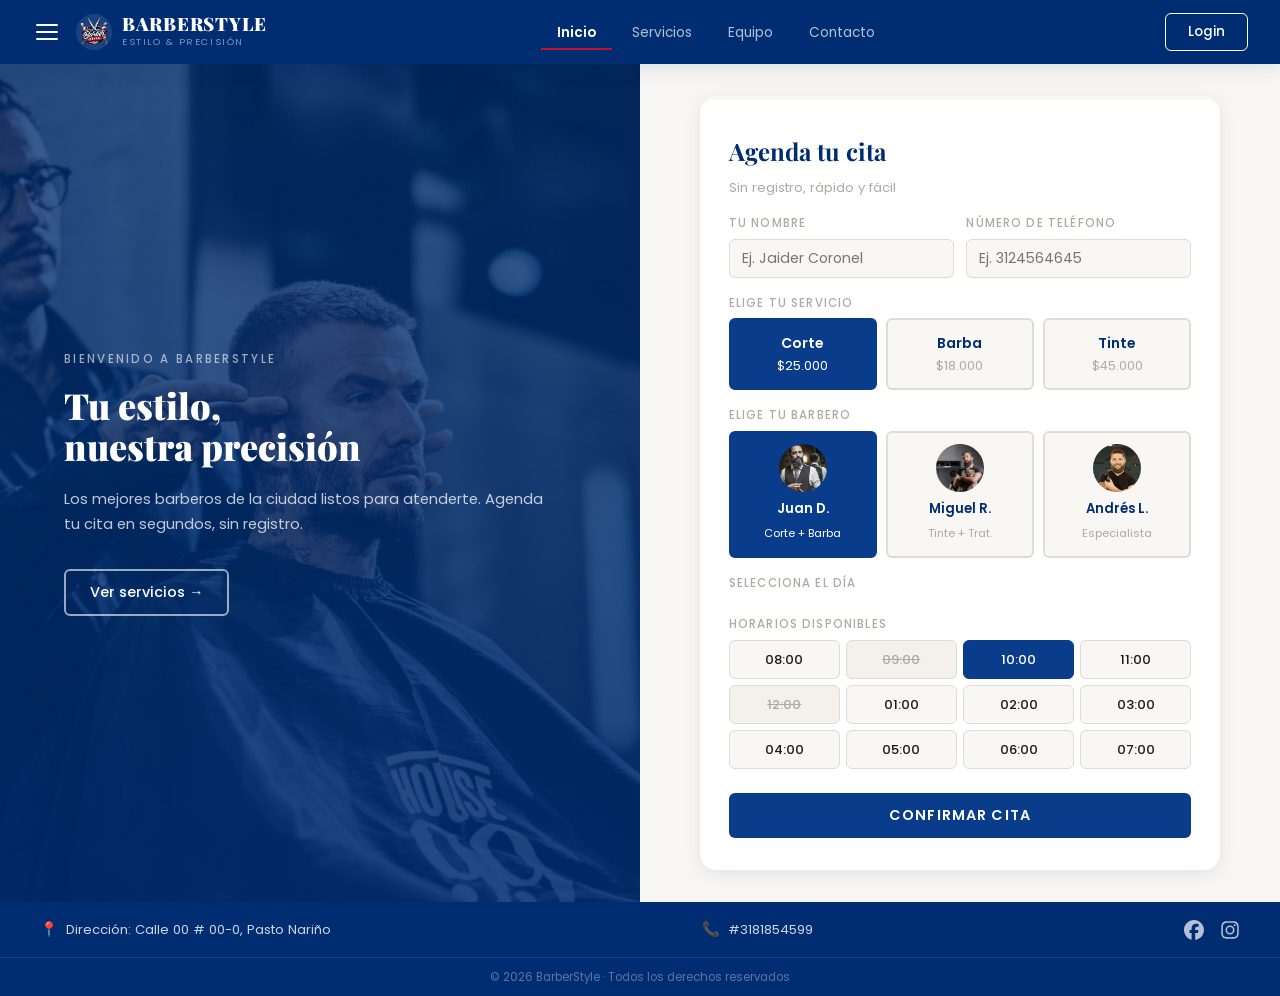
<file: index.html>
<!DOCTYPE html>
<html lang="es">

<head>
  <meta charset="UTF-8">
  <meta name="viewport" content="width=device-width, initial-scale=1.0">
  <title>BarberStyle – Inicio</title>
  <link rel="preconnect" href="https://fonts.googleapis.com">
  <link
    href="https://fonts.googleapis.com/css2?family=Playfair+Display:wght@700;900&family=Poppins:wght@300;400;500&display=swap"
    rel="stylesheet">
  <link rel="stylesheet" href="assets/css/variables.css">
  <link rel="stylesheet" href="assets/css/styles.css">
  <link rel="stylesheet" href="assets/css/inicio.css">
</head>

<body>

  <!-- ══════════════════════ NAVBAR ══════════════════════ -->
  <nav class="navbar">

    <div class="navbar__left">
      <button class="navbar__hamburger" aria-label="Menú">
        <span></span>
        <span></span>
        <span></span>
      </button>
      <div class="navbar__logo">
        <div class="navbar__logo-img">
          <img src="assets/img/logo/logo.png" alt="BarberStyle">
        </div>
        <div class="navbar__texts">
          <span class="navbar__brand">BARBERSTYLE</span>
          <span class="navbar__tagline">Estilo & Precisión</span>
        </div>
      </div>
    </div>

    <ul class="navbar__links">
      <li><a href="index.html" class="navbar__link navbar__link--active">Inicio</a></li>
      <li><a href="servicios.html" class="navbar__link">Servicios</a></li>
      <li><a href="equipo.html" class="navbar__link">Equipo</a></li>
      <li><a href="nosotros.html" class="navbar__link">Contacto</a></li>
    </ul>

    <a href="agendar.html" class="navbar__btn">Login</a>

  </nav>

  <!-- ══════════ CONTENIDO DE LA PÁGINA ══════════ -->
  <main class="main-grid">

    <!-- HERO -->
    <section class="hero">
      <div class="hero__overlay"></div>
      <div class="hero__content">
        <p class="hero__label">Bienvenido a BarberStyle</p>
        <h1 class="hero__title">Tu estilo,<br>nuestra precisión</h1>
        <p class="hero__desc">
          Los mejores barberos de la ciudad listos para atenderte.
          Agenda tu cita en segundos, sin registro.
        </p>
        <a href="servicios.html" class="btn btn--outline-white">Ver servicios →</a>
      </div>
    </section>

    <!-- FORMULARIO -->
    <section class="reserva">
      <div class="reserva__card">

        <h2 class="reserva__title">Agenda tu cita</h2>
        <p class="reserva__sub">Sin registro, rápido y fácil</p>

        <!-- Nombre y teléfono -->
        <div class="reserva__row">
          <div class="reserva__field">
            <label class="reserva__label">Tu nombre</label>
            <input class="reserva__input" type="text" placeholder="Ej. Jaider Coronel">
          </div>
          <div class="reserva__field">
            <label class="reserva__label">Número de teléfono</label>
            <input class="reserva__input" type="tel" placeholder="Ej. 3124564645">
          </div>
        </div>

        <!-- Servicio -->
        <div class="reserva__field">
          <label class="reserva__label">Elige tu servicio</label>
          <div class="reserva__services">
            <div class="svc-pill svc-pill--active" data-svc="corte">
              <span class="svc-pill__name">Corte</span>
              <span class="svc-pill__price">$25.000</span>
            </div>
            <div class="svc-pill" data-svc="barba">
              <span class="svc-pill__name">Barba</span>
              <span class="svc-pill__price">$18.000</span>
            </div>
            <div class="svc-pill" data-svc="tinte">
              <span class="svc-pill__name">Tinte</span>
              <span class="svc-pill__price">$45.000</span>
            </div>
          </div>
        </div>

        <!-- Barbero -->
        <div class="reserva__field">
          <label class="reserva__label">Elige tu barbero</label>
          <div class="reserva__barbers">

            <div class="barber-card barber-card--active" data-barber="juan">
              <div class="barber-card__img">
                <img src="assets/img/equipo/juan.png" alt="barbero1">
                <span></span>
              </div>
              <p class="barber-card__name">Juan D.</p>
              <span class="barber-card__tag">Corte + Barba</span>
            </div>

            <div class="barber-card" data-barber="miguel">
              <div class="barber-card__img">
                <img src="assets/img/equipo/miguel.png" alt="barbero2">
                <span></span>
              </div>
              <p class="barber-card__name">Miguel R.</p>
              <span class="barber-card__tag">Tinte + Trat.</span>
            </div>

            <div class="barber-card" data-barber="andres">
              <div class="barber-card__img">
                <img src="assets/img/equipo/andres.png" alt="barbero3">
                <span></span>
              </div>
              <p class="barber-card__name">Andrés L.</p>
              <span class="barber-card__tag">Especialista</span>
            </div>

          </div>
        </div>

        <!-- Día -->
        <div class="reserva__field">
          <label class="reserva__label">Selecciona el día</label>
          <div class="reserva__days" id="days-container"></div>
        </div>

        <!-- Horarios -->
        <div class="reserva__field">
          <label class="reserva__label">Horarios disponibles</label>
          <div class="reserva__slots">
            <div class="slot">08:00</div>
            <div class="slot slot--taken">09:00</div>
            <div class="slot slot--selected">10:00</div>
            <div class="slot">11:00</div>
            <div class="slot slot--taken">12:00</div>
            <div class="slot">01:00</div>
            <div class="slot">02:00</div>
            <div class="slot">03:00</div>
            <div class="slot">04:00</div>
            <div class="slot">05:00</div>
            <div class="slot">06:00</div>
            <div class="slot">07:00</div>
          </div>
        </div>

        <button class="reserva__btn">CONFIRMAR CITA</button>

      </div>
    </section>


  </main>

  <!-- ══════════════════════ FOOTER ══════════════════════ -->
  <footer class="footer">
    <div class="footer__grid">

      <div class="footer__col">
        <span class="footer__icon">📍</span>
        <span class="footer__text">Dirección: Calle 00 # 00-0, Pasto Nariño</span>
      </div>

      <div class="footer__col footer__col--center">
        <span class="footer__icon">📞</span>
        <span class="footer__text">#3181854599</span>
      </div>

      <div class="footer__col footer__col--right">
        <a href="#" class="footer__social" aria-label="Facebook">
          <svg xmlns="http://www.w3.org/2000/svg" width="20" height="20" fill="currentColor" viewBox="0 0 512 512">
            <path
              d="M512 256C512 114.6 397.4 0 256 0S0 114.6 0 256C0 376 82.7 476.8 194.2 504.5l0-170.3-52.8 0 0-78.2 52.8 0 0-33.7c0-87.1 39.4-127.5 125-127.5 16.2 0 44.2 3.2 55.7 6.4l0 70.8c-6-.6-16.5-1-29.6-1-42 0-58.2 15.9-58.2 57.2l0 27.8 83.6 0-14.4 78.2-69.3 0 0 175.9C413.8 494.8 512 386.9 512 256z" />
          </svg>
        </a>
        <a href="#" class="footer__social" aria-label="Instagram">
          <svg xmlns="http://www.w3.org/2000/svg" width="20" height="20" fill="currentColor" viewBox="0 0 448 512">
            <path
              d="M224.3 141a115 115 0 1 0 -.6 230 115 115 0 1 0 .6-230zm-.6 40.4a74.6 74.6 0 1 1 .6 149.2 74.6 74.6 0 1 1 -.6-149.2zm93.4-45.1a26.8 26.8 0 1 1 53.6 0 26.8 26.8 0 1 1 -53.6 0zm129.7 27.2c-1.7-35.9-9.9-67.7-36.2-93.9-26.2-26.2-58-34.4-93.9-36.2-37-2.1-147.9-2.1-184.9 0-35.8 1.7-67.6 9.9-93.9 36.1s-34.4 58-36.2 93.9c-2.1 37-2.1 147.9 0 184.9 1.7 35.9 9.9 67.7 36.2 93.9s58 34.4 93.9 36.2c37 2.1 147.9 2.1 184.9 0 35.9-1.7 67.7-9.9 93.9-36.2 26.2-26.2 34.4-58 36.2-93.9 2.1-37 2.1-147.8 0-184.8zM399 388c-7.8 19.6-22.9 34.7-42.6 42.6-29.5 11.7-99.5 9-132.1 9s-102.7 2.6-132.1-9c-19.6-7.8-34.7-22.9-42.6-42.6-11.7-29.5-9-99.5-9-132.1s-2.6-102.7 9-132.1c7.8-19.6 22.9-34.7 42.6-42.6 29.5-11.7 99.5-9 132.1-9s102.7-2.6 132.1 9c19.6 7.8 34.7 22.9 42.6 42.6 11.7 29.5 9 99.5 9 132.1s2.7 102.7-9 132.1z" />
          </svg>
        </a>
      </div>

    </div>

    <div class="footer__bottom">
      © 2026 BarberStyle · Todos los derechos reservados
    </div>
  </footer>

  <script src="assets/js/main.js"></script>
</body>

</html>
</file>
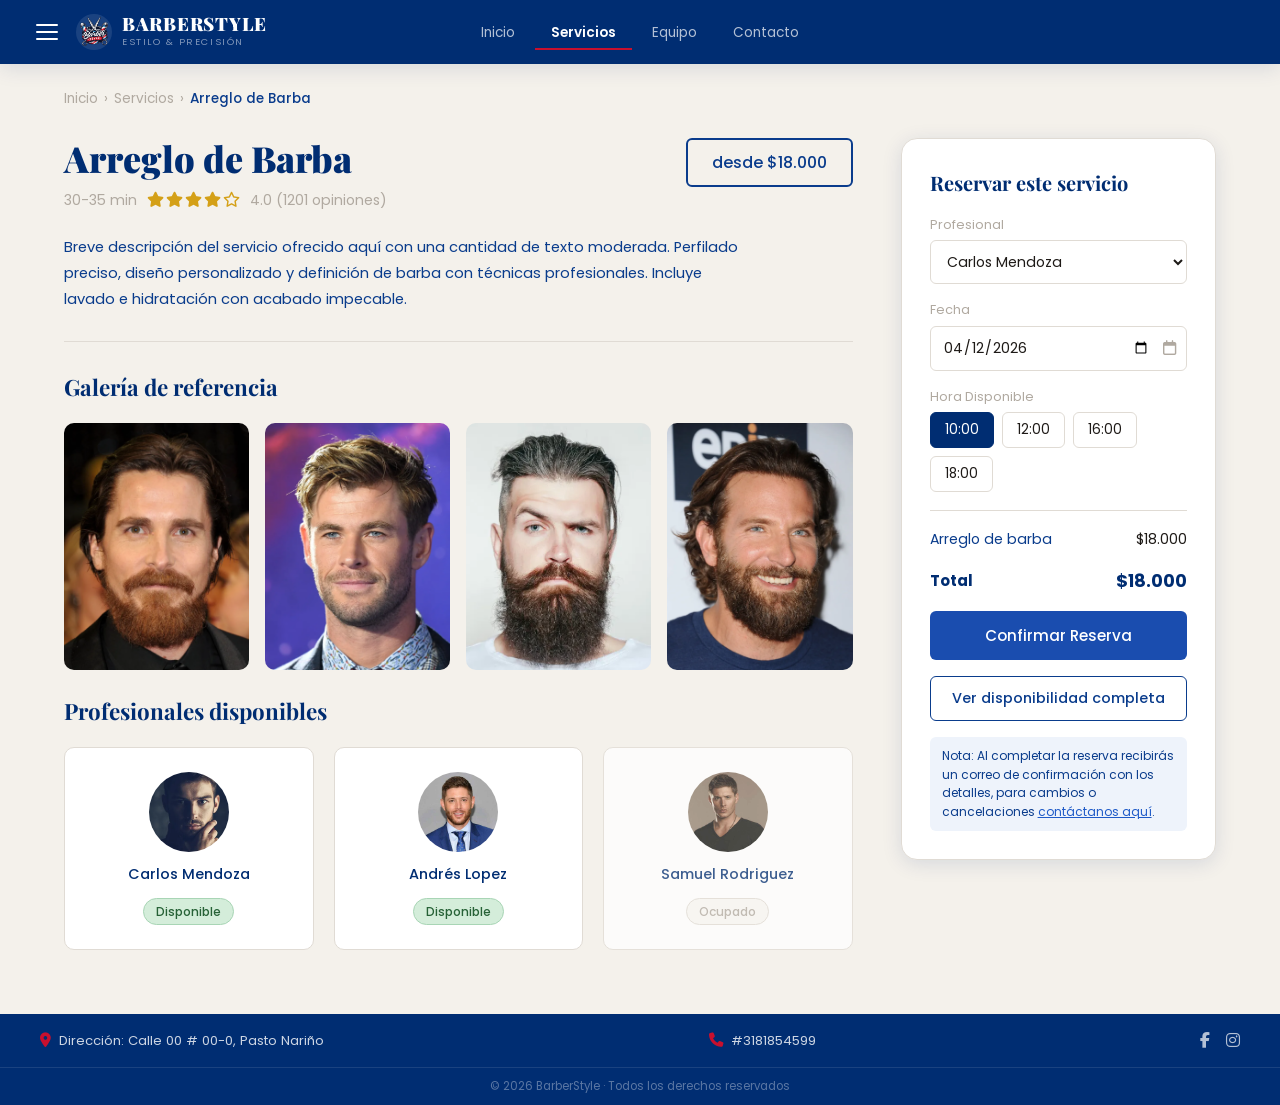
<file: detalle-barba.html>
<!-- NICOLÁS SANTIAGO CADENA SÁNCHEZ - DETALLE BARBA -->
<!DOCTYPE html>
<html lang="es">
<head>
  <meta charset="UTF-8">
  <meta name="viewport" content="width=device-width, initial-scale=1.0">
  <title>BarberStyle – Arreglo de Barba</title>
  <link rel="preconnect" href="https://fonts.googleapis.com">
  <link href="https://fonts.googleapis.com/css2?family=Playfair+Display:wght@700;900&family=Poppins:wght@300;400;500&display=swap" rel="stylesheet">
  <link rel="stylesheet" href="https://cdnjs.cloudflare.com/ajax/libs/font-awesome/6.7.2/css/all.min.css">
  <link rel="stylesheet" href="assets/css/variables.css">
  <link rel="stylesheet" href="assets/css/styles.css">
  <link rel="stylesheet" href="assets/css/detalle-barba.css">
</head>
<body>

  <!-- NAVBAR -->
  <nav class="navbar">
    <div class="navbar__left">
      <button class="navbar__hamburger" aria-label="Menú">
        <span></span>
        <span></span>
        <span></span>
      </button>
      <div class="navbar__logo">
        <div class="navbar__logo-img">
          <img src="assets/imagenes/logo.png" alt="Logo de BarberStyle">
        </div>
        <div class="navbar__texts">
          <span class="navbar__brand">BARBERSTYLE</span>
          <span class="navbar__tagline">Estilo & Precisión</span>
        </div>
      </div>
    </div>

    <ul class="navbar__links">
      <li><a href="index.html"     class="navbar__link">Inicio</a></li>
      <li><a href="servicios.html" class="navbar__link navbar__link--active">Servicios</a></li>
      <li><a href="equipo.html"    class="navbar__link">Equipo</a></li>
      <li><a href="nosotros.html"  class="navbar__link">Contacto</a></li>
    </ul>

  </nav>

  <!-- CONTENIDO PRINCIPAL -->
  <main class="detalle-page">

    <!-- navegación -->
    <nav class="breadcrumb" aria-label="Ruta de navegación">
      <a href="index.html"     class="breadcrumb__link">Inicio</a>
      <span class="breadcrumb__sep">›</span>
      <a href="servicios.html" class="breadcrumb__link">Servicios</a>
      <span class="breadcrumb__sep">›</span>
      <span class="breadcrumb__actual">Arreglo de Barba</span>
    </nav>

    <!-- Layout dos columnas -->
    <div class="detalle-layout">

      <!-- Columna izquierda -->
      <div class="detalle-main">

        <!-- Encabezado del servicio -->
        <div class="servicio-header">
          <div>
            <h1 class="servicio-titulo">Arreglo de Barba</h1>
            <div class="rating-row">
              <span class="duracion">30-35 min</span>
              <span class="estrellas" aria-label="4 de 5 estrellas">
                <i class="fa-solid fa-star"></i>
                <i class="fa-solid fa-star"></i>
                <i class="fa-solid fa-star"></i>
                <i class="fa-solid fa-star"></i>
                <i class="fa-regular fa-star"></i>
              </span>
              <span class="opiniones">4.0 (1201 opiniones)</span>
            </div>
          </div>
          <div class="precio-badge">desde $18.000</div>
        </div>

        <!-- Descripción -->
        <p class="servicio-desc">
          Breve descripción del servicio ofrecido aquí con una cantidad de texto moderada.
          Perfilado preciso, diseño personalizado y definición de barba con técnicas profesionales.
          Incluye lavado e hidratación con acabado impecable.
        </p>

        <hr class="divisor">

        <!-- Galería de referencia -->
        <section class="seccion-galeria">
          <h2 class="seccion-titulo">Galería de referencia</h2>
          <!-- se rellena esta galería con los datos de galeria[] en detalle-barba.js -->
          <div id="galeriaContainer" class="galeria-grid"></div>
        </section>

        <!-- Profesionales disponibles -->
        <section class="seccion-profesionales">
          <h2 class="seccion-titulo">Profesionales disponibles</h2>
          <!-- se rellena estas cards con los datos de barberos[] en detalle-barba.js -->
          <div id="profesionalesContainer" class="profesionales-grid"></div>
        </section>

      </div>
      <!-- Columna izquierda -->

      <!-- Columna derecha: card de reserva -->
      <aside class="detalle-sidebar">
        <div class="reserva-card">
          <h2 class="reserva-titulo">Reservar este servicio</h2>

          <!-- Profesional -->
          <div class="campo-form">
            <label class="campo-label" for="select-profesional">Profesional</label>
            <!-- se rellena las opciones con los datos de barberos[] -->
            <select class="campo-select" id="select-profesional" name="profesional"></select>
          </div>

          <!-- Fecha -->
          <div class="campo-form">
            <label class="campo-label" for="input-fecha">Fecha</label>
            <div class="campo-fecha-wrap">
              <input class="campo-input" type="date" id="input-fecha" name="fecha" value="2026-04-12">
              <i class="fa-regular fa-calendar campo-fecha-icono" aria-hidden="true"></i>
            </div>
          </div>

          <!-- Horas disponibles -->
          <div class="campo-form">
            <label class="campo-label">Hora Disponible</label>
            <!-- se rellena los botones con los datos de horas[] -->
            <div id="horasContainer" class="horas-grid"></div>
          </div>

          <hr class="divisor-card">

          <!-- Resumen de precio -->
          <div class="precio-resumen">
            <span class="precio-resumen__nombre">Arreglo de barba</span>
            <span class="precio-resumen__valor">$18.000</span>
          </div>
          <div class="precio-total">
            <span class="precio-total__label">Total</span>
            <span class="precio-total__valor">$18.000</span>
          </div>

          <!-- Botones -->
          <button class="btn-confirmar" id="btn-confirmar" type="button">Confirmar Reserva</button>
          <button class="btn-disponibilidad" type="button">Ver disponibilidad completa</button>

          <!-- Nota informativa -->
          <p class="nota-info">
            Nota: Al completar la reserva recibirás un correo de confirmación con los detalles,
            para cambios o cancelaciones <a href="nosotros.html" class="nota-info__link">contáctanos aquí</a>.
          </p>
        </div>
      </aside>
      <!-- Columna derecha -->

    </div>
    <!-- detalle-layout -->

  </main>

  <!-- FOOTER -->
  <footer class="footer">
    <div class="footer__grid">
      <div class="footer__col">
        <i class="fa-solid fa-location-dot footer__icon"></i>
        <span class="footer__text">Dirección: Calle 00 # 00-0, Pasto Nariño</span>
      </div>
      <div class="footer__col footer__col--center">
        <i class="fa-solid fa-phone footer__icon"></i>
        <span class="footer__text">#3181854599</span>
      </div>
      <div class="footer__col footer__col--right">
        <a href="#" class="footer__social" aria-label="Facebook">
          <i class="fa-brands fa-facebook-f"></i>
        </a>
        <a href="#" class="footer__social" aria-label="Instagram">
          <i class="fa-brands fa-instagram"></i>
        </a>
      </div>
    </div>
    <div class="footer__bottom">
      © 2026 BarberStyle · Todos los derechos reservados
    </div>
  </footer>

  <script src="assets/js/detalle-barba.js"></script>
</body>
</html>
</file>
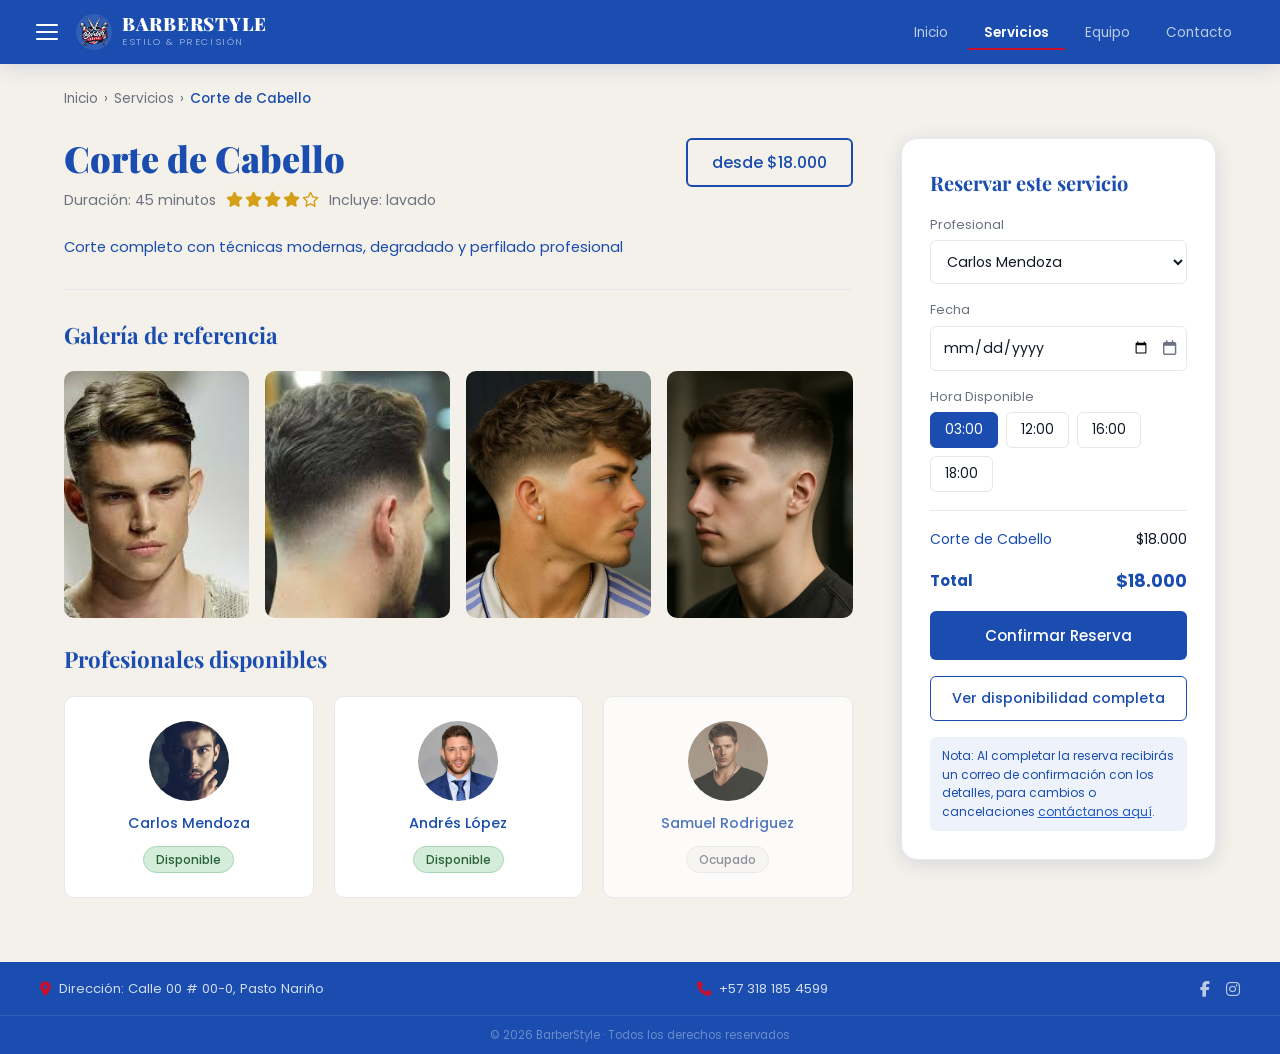
<file: detalle-corte.html>
<!DOCTYPE html>
<html lang="es">
<head>
  <meta charset="UTF-8">
  <meta name="viewport" content="width=device-width, initial-scale=1.0">
  <title>BarberStyle – Corte de Cabello</title>
  <link rel="preconnect" href="https://fonts.googleapis.com">
  <link href="https://fonts.googleapis.com/css2?family=Playfair+Display:wght@700;900&family=Poppins:wght@300;400;500&display=swap" rel="stylesheet">
  <link rel="stylesheet" href="https://cdnjs.cloudflare.com/ajax/libs/font-awesome/6.7.2/css/all.min.css">
  <link rel="stylesheet" href="assets/css/variables.css">
  <link rel="stylesheet" href="assets/css/styles.css">
  <link rel="stylesheet" href="assets/css/detalle-corte.css">
</head>
<body>

  <!-- NAVBAR -->
  <nav class="navbar">
    <div class="navbar__left">
      <button class="navbar__hamburger" aria-label="Abrir menú de navegación">
        <span></span>
        <span></span>
        <span></span>
      </button>
      <div class="navbar__logo">
        <div class="navbar__logo-img">
          <img src="assets/imagenes/logo.png" alt="Logo de BarberStyle">
        </div>
        <div class="navbar__texts">
          <span class="navbar__brand">BARBERSTYLE</span>
          <span class="navbar__tagline">Estilo & Precisión</span>
        </div>
      </div>
    </div>

    <ul class="navbar__links">
      <li><a href="index.html"     class="navbar__link">Inicio</a></li>
      <li><a href="servicios.html" class="navbar__link navbar__link--active">Servicios</a></li>
      <li><a href="equipo.html"    class="navbar__link">Equipo</a></li>
      <li><a href="nosotros.html"  class="navbar__link">Contacto</a></li>
    </ul>

  </nav>

  <!-- CONTENIDO PRINCIPAL -->
  <main class="detalle-page">

    <!-- navegación -->
    <nav class="breadcrumb" aria-label="Ruta de navegación">
      <a href="index.html"     class="breadcrumb__link">Inicio</a>
      <span class="breadcrumb__sep">›</span>
      <a href="servicios.html" class="breadcrumb__link">Servicios</a>
      <span class="breadcrumb__sep">›</span>
      <span class="breadcrumb__actual">Corte de Cabello</span>
    </nav>

    <!-- Layout dos columnas -->
    <div class="detalle-layout">

      <!-- Columna izquierda -->
      <div class="detalle-main">

        <!-- Encabezado del servicio -->
        <div class="servicio-header">
          <div>
            <h1 class="servicio-titulo">Corte de Cabello</h1>
            <div class="rating-row">
              <span class="duracion">Duración: 45 minutos</span>
              <span class="estrellas" aria-label="4 de 5 estrellas">
                <i class="fa-solid fa-star"></i>
                <i class="fa-solid fa-star"></i>
                <i class="fa-solid fa-star"></i>
                <i class="fa-solid fa-star"></i>
                <i class="fa-regular fa-star"></i>
              </span>
              <span class="opiniones"> Incluye: lavado</span>
            </div>
          </div>
          <div class="precio-badge">desde $18.000</div>
        </div>

        <!-- Descripción -->
        <p class="servicio-desc">
          Corte completo con técnicas modernas, degradado y perfilado profesional
        </p>

        <hr class="divisor">

        <!-- Galería de referencia -->
        <section class="seccion-galeria">
          <h2 class="seccion-titulo">Galería de referencia</h2>
          <!-- se rellena esta galería con los datos de galeria[] en detalle-corte.js -->
          <div id="galeriaContainer" class="galeria-grid"></div>
        </section>

        <!-- Profesionales disponibles -->
        <section class="seccion-profesionales">
          <h2 class="seccion-titulo">Profesionales disponibles</h2>
          <!-- se rellena estas cards con los datos de peluqueros[] en detalle-corte.js -->
          <div id="profesionalesContainer" class="profesionales-grid"></div>
        </section>

      </div>
      <!-- Columna izquierda -->

      <!-- Columna derecha: card de reserva -->
      <aside class="detalle-sidebar">
        <div class="reserva-card">
          <h2 class="reserva-titulo">Reservar este servicio</h2>

          <!-- Profesional -->
          <div class="campo-form">
            <label class="campo-label" for="select-profesional">Profesional</label>
            <!-- se rellena las opciones con los datos de peluqueros[] -->
            <select class="campo-select" id="select-profesional" name="profesional"></select>
          </div>

          <!-- Fecha -->
          <div class="campo-form">
            <label class="campo-label" for="input-fecha">Fecha</label>
            <div class="campo-fecha-wrap">
              <input class="campo-input" type="date" id="input-fecha" name="fecha">
              <i class="fa-regular fa-calendar campo-fecha-icono" aria-hidden="true"></i>
            </div>
          </div>

          <!-- Horas disponibles -->
          <div class="campo-form">
            <label class="campo-label">Hora Disponible</label>
            <!-- se rellena los botones con los datos de horas[] -->
            <div id="horasContainer" class="horas-grid"></div>
          </div>

          <hr class="divisor-card">

          <!-- Resumen de precio -->
          <div class="precio-resumen">
            <span class="precio-resumen__nombre">Corte de Cabello</span>
            <span class="precio-resumen__valor">$18.000</span>
          </div>
          <div class="precio-total">
            <span class="precio-total__label">Total</span>
            <span class="precio-total__valor">$18.000</span>
          </div>

          <!-- Botones -->
          <button class="btn-confirmar" id="btn-confirmar" type="button">Confirmar Reserva</button>
          <button class="btn-disponibilidad" type="button">Ver disponibilidad completa</button>

          <!-- Nota informativa -->
          <p class="nota-info">
            Nota: Al completar la reserva recibirás un correo de confirmación con los detalles,
            para cambios o cancelaciones <a href="nosotros.html" class="nota-info__link">contáctanos aquí</a>.
          </p>
        </div>
      </aside>
      <!-- Columna derecha -->

    </div>
    <!-- detalle-layout -->

  </main>

  <!-- FOOTER -->
  <footer class="footer">
    <div class="footer__grid">
      <div class="footer__col">
        <i class="fa-solid fa-location-dot footer__icon"></i>
        <span class="footer__text">Dirección: Calle 00 # 00-0, Pasto Nariño</span>
      </div>
      <div class="footer__col footer__col--center">
        <i class="fa-solid fa-phone footer__icon"></i>
        <span class="footer__text">+57 318 185 4599</span>
      </div>
      <div class="footer__col footer__col--right">
        <a href="#" class="footer__social" aria-label="Facebook">
          <i class="fa-brands fa-facebook-f"></i>
        </a>
        <a href="#" class="footer__social" aria-label="Instagram">
          <i class="fa-brands fa-instagram"></i>
        </a>
      </div>
    </div>
    <div class="footer__bottom">
      © 2026 BarberStyle · Todos los derechos reservados
    </div>
  </footer>

  <script src="assets/js/detalle-corte.js"></script>
</body>
</html>
</file>
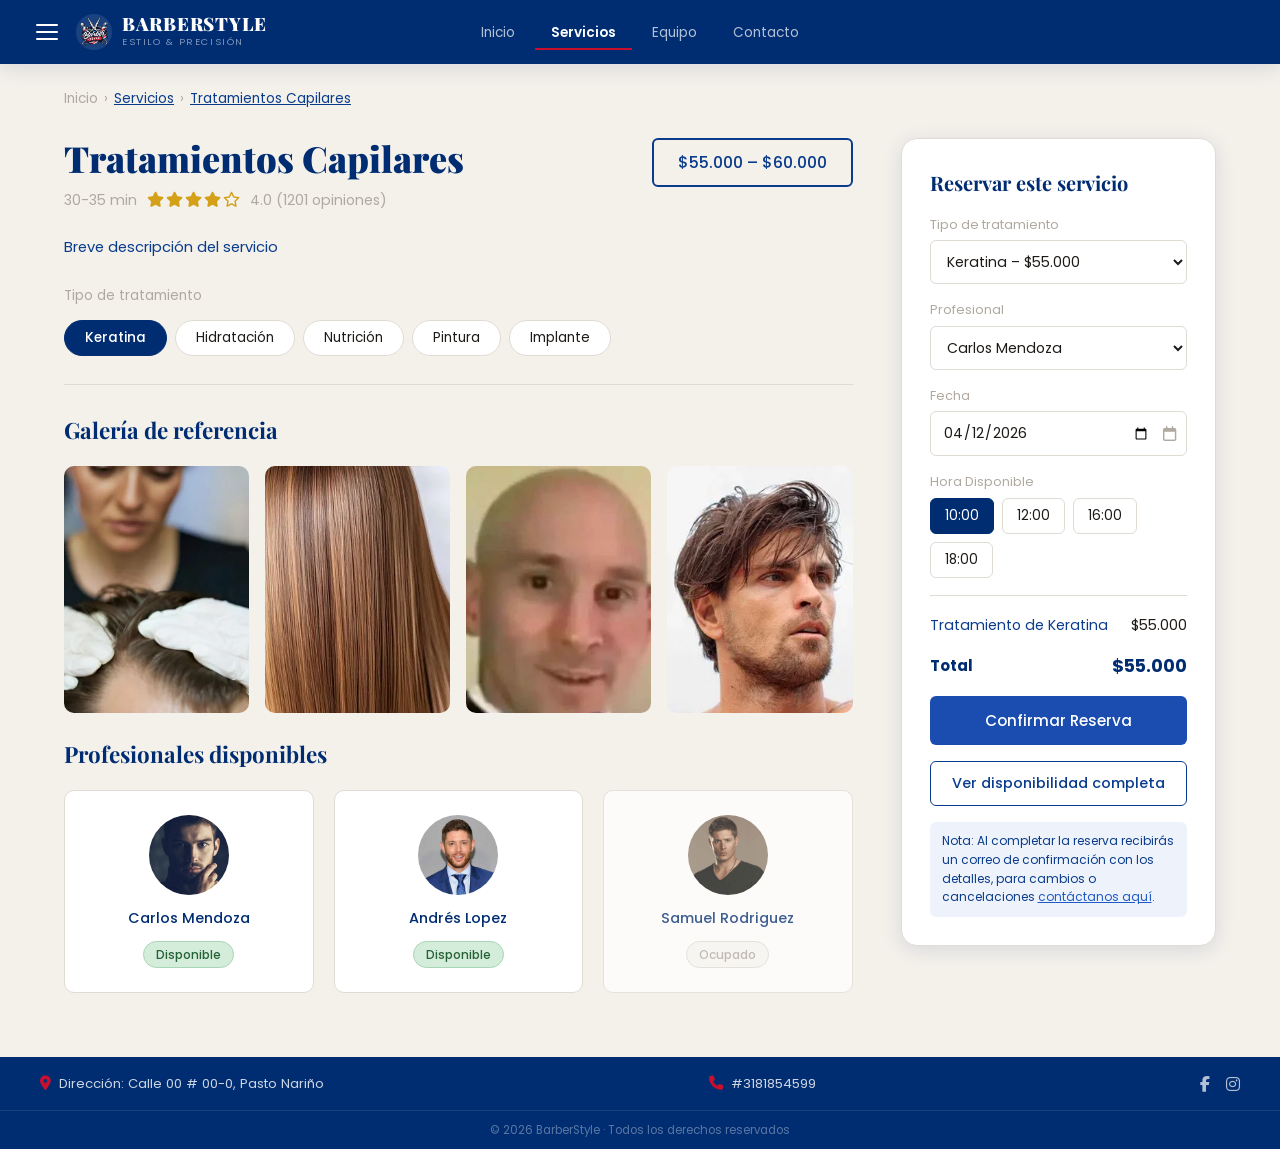
<file: detalle-tratamientos.html>
<!-- NICOLÁS SANTIAGO CADENA SÁNCHEZ - DETALLE TRATAMIENTOS CAPILARES -->
<!DOCTYPE html>
<html lang="es">
<head>
  <meta charset="UTF-8">
  <meta name="viewport" content="width=device-width, initial-scale=1.0">
  <title>BarberStyle – Tratamientos Capilares</title>
  <link rel="preconnect" href="https://fonts.googleapis.com">
  <link href="https://fonts.googleapis.com/css2?family=Playfair+Display:wght@700;900&family=Poppins:wght@300;400;500&display=swap" rel="stylesheet">
  <link rel="stylesheet" href="https://cdnjs.cloudflare.com/ajax/libs/font-awesome/6.7.2/css/all.min.css">
  <link rel="stylesheet" href="assets/css/variables.css">
  <link rel="stylesheet" href="assets/css/styles.css">
  <link rel="stylesheet" href="assets/css/detalle-tratamientos.css">
</head>
<body>

  <!-- ══════════════════════ NAVBAR ══════════════════════ -->
  <nav class="navbar">
    <div class="navbar__left">
      <button class="navbar__hamburger" aria-label="Menú">
        <span></span>
        <span></span>
        <span></span>
      </button>
      <div class="navbar__logo">
        <div class="navbar__logo-img">
          <img src="assets/imagenes/logo.png" alt="BarberStyle">
        </div>
        <div class="navbar__texts">
          <span class="navbar__brand">BARBERSTYLE</span>
          <span class="navbar__tagline">Estilo & Precisión</span>
        </div>
      </div>
    </div>

    <ul class="navbar__links">
      <li><a href="index.html"     class="navbar__link">Inicio</a></li>
      <li><a href="servicios.html" class="navbar__link navbar__link--active">Servicios</a></li>
      <li><a href="equipo.html"    class="navbar__link">Equipo</a></li>
      <li><a href="nosotros.html"  class="navbar__link">Contacto</a></li>
    </ul>

  </nav>

  <!-- ══════════════════════ CONTENIDO PRINCIPAL ══════════════════════ -->
  <main class="detalle-page">

    <!-- Breadcrumb -->
    <nav class="breadcrumb" aria-label="Ruta de navegación">
      <a href="index.html"     class="breadcrumb__link">Inicio</a>
      <span class="breadcrumb__sep">›</span>
      <a href="servicios.html" class="breadcrumb__link breadcrumb__link--underline">Servicios</a>
      <span class="breadcrumb__sep">›</span>
      <a href="servicios.html" class="breadcrumb__link breadcrumb__link--underline">Tratamientos Capilares</a>
    </nav>

    <!-- Layout dos columnas -->
    <div class="detalle-layout">

      <!-- ── Columna izquierda ── -->
      <div class="detalle-main">

        <!-- Encabezado del servicio -->
        <div class="servicio-header">
          <div>
            <h1 class="servicio-titulo">Tratamientos Capilares</h1>
            <div class="rating-row">
              <span class="duracion">30-35 min</span>
              <span class="estrellas" aria-label="4 de 5 estrellas">
                <i class="fa-solid fa-star"></i>
                <i class="fa-solid fa-star"></i>
                <i class="fa-solid fa-star"></i>
                <i class="fa-solid fa-star"></i>
                <i class="fa-regular fa-star"></i>
              </span>
              <span class="opiniones">4.0 (1201 opiniones)</span>
            </div>
          </div>
          <div class="precio-badge" id="precio-header">$55.000 – $60.000</div>
        </div>

        <!-- Descripción -->
        <p class="servicio-desc">Breve descripción del servicio</p>

        <!-- Filtros de tipo de tratamiento -->
        <div class="campo-form">
          <label class="tipo-label">Tipo de tratamiento</label>
          <!-- se rellena los pills con los datos de tratamientos[] -->
          <div id="filtrosContainer" class="filtros-tratamiento"></div>
        </div>

        <hr class="divisor">

        <!-- Galería de referencia -->
        <section class="seccion-galeria">
          <h2 class="seccion-titulo">Galería de referencia</h2>
          <!-- se rellena esta galería con los datos de galeria[] -->
          <div id="galeriaContainer" class="galeria-grid"></div>
        </section>

        <!-- Profesionales disponibles -->
        <section class="seccion-profesionales">
          <h2 class="seccion-titulo">Profesionales disponibles</h2>
          <!-- se rellena estas cards con los datos de barberos[] -->
          <div id="profesionalesContainer" class="profesionales-grid"></div>
        </section>

      </div>
      <!-- / Columna izquierda -->

      <!-- ── Columna derecha: card de reserva ── -->
      <aside class="detalle-sidebar">
        <div class="reserva-card">
          <h2 class="reserva-titulo">Reservar este servicio</h2>

          <!-- Tipo de tratamiento -->
          <div class="campo-form">
            <label class="campo-label" for="select-tipo">Tipo de tratamiento</label>
            <!-- se rellena las opciones con los datos de tratamientos[] -->
            <select class="campo-select" id="select-tipo" name="tipo"></select>
          </div>

          <!-- Profesional -->
          <div class="campo-form">
            <label class="campo-label" for="select-profesional">Profesional</label>
            <!-- se rellena las opciones con los datos de barberos[] -->
            <select class="campo-select" id="select-profesional" name="profesional"></select>
          </div>

          <!-- Fecha -->
          <div class="campo-form">
            <label class="campo-label" for="input-fecha">Fecha</label>
            <div class="campo-fecha-wrap">
              <input class="campo-input" type="date" id="input-fecha" name="fecha" value="2026-04-12">
              <i class="fa-regular fa-calendar campo-fecha-icono" aria-hidden="true"></i>
            </div>
          </div>

          <!-- Horas disponibles -->
          <div class="campo-form">
            <label class="campo-label">Hora Disponible</label>
            <!-- se rellena los botones con los datos de horas[] -->
            <div id="horasContainer" class="horas-grid"></div>
          </div>

          <hr class="divisor-card">

          <!-- Resumen de precio -->
          <div class="precio-resumen">
            <span class="precio-resumen__nombre" id="resumen-nombre">Tratamiento de Keratina</span>
            <span class="precio-resumen__valor" id="resumen-valor">$55.000</span>
          </div>
          <div class="precio-total">
            <span class="precio-total__label">Total</span>
            <span class="precio-total__valor" id="total-valor">$55.000</span>
          </div>

          <!-- Botones -->
          <button class="btn-confirmar" id="btn-confirmar" type="button">Confirmar Reserva</button>
          <button class="btn-disponibilidad" type="button">Ver disponibilidad completa</button>

          <!-- Nota informativa -->
          <p class="nota-info">
            Nota: Al completar la reserva recibirás un correo de confirmación con los detalles,
            para cambios o cancelaciones <a href="nosotros.html" class="nota-info__link">contáctanos aquí</a>.
          </p>
        </div>
      </aside>
      <!-- Columna derecha -->

    </div>
    <!-- detalle-layout -->

  </main>

  <!-- FOOTER -->
  <footer class="footer">
    <div class="footer__grid">
      <div class="footer__col">
        <i class="fa-solid fa-location-dot footer__icon"></i>
        <span class="footer__text">Dirección: Calle 00 # 00-0, Pasto Nariño</span>
      </div>
      <div class="footer__col footer__col--center">
        <i class="fa-solid fa-phone footer__icon"></i>
        <span class="footer__text">#3181854599</span>
      </div>
      <div class="footer__col footer__col--right">
        <a href="#" class="footer__social" aria-label="Facebook">
          <i class="fa-brands fa-facebook-f"></i>
        </a>
        <a href="#" class="footer__social" aria-label="Instagram">
          <i class="fa-brands fa-instagram"></i>
        </a>
      </div>
    </div>
    <div class="footer__bottom">
      © 2026 BarberStyle · Todos los derechos reservados
    </div>
  </footer>

  <script src="assets/js/detalle-tratamientos.js"></script>
</body>
</html>
</file>
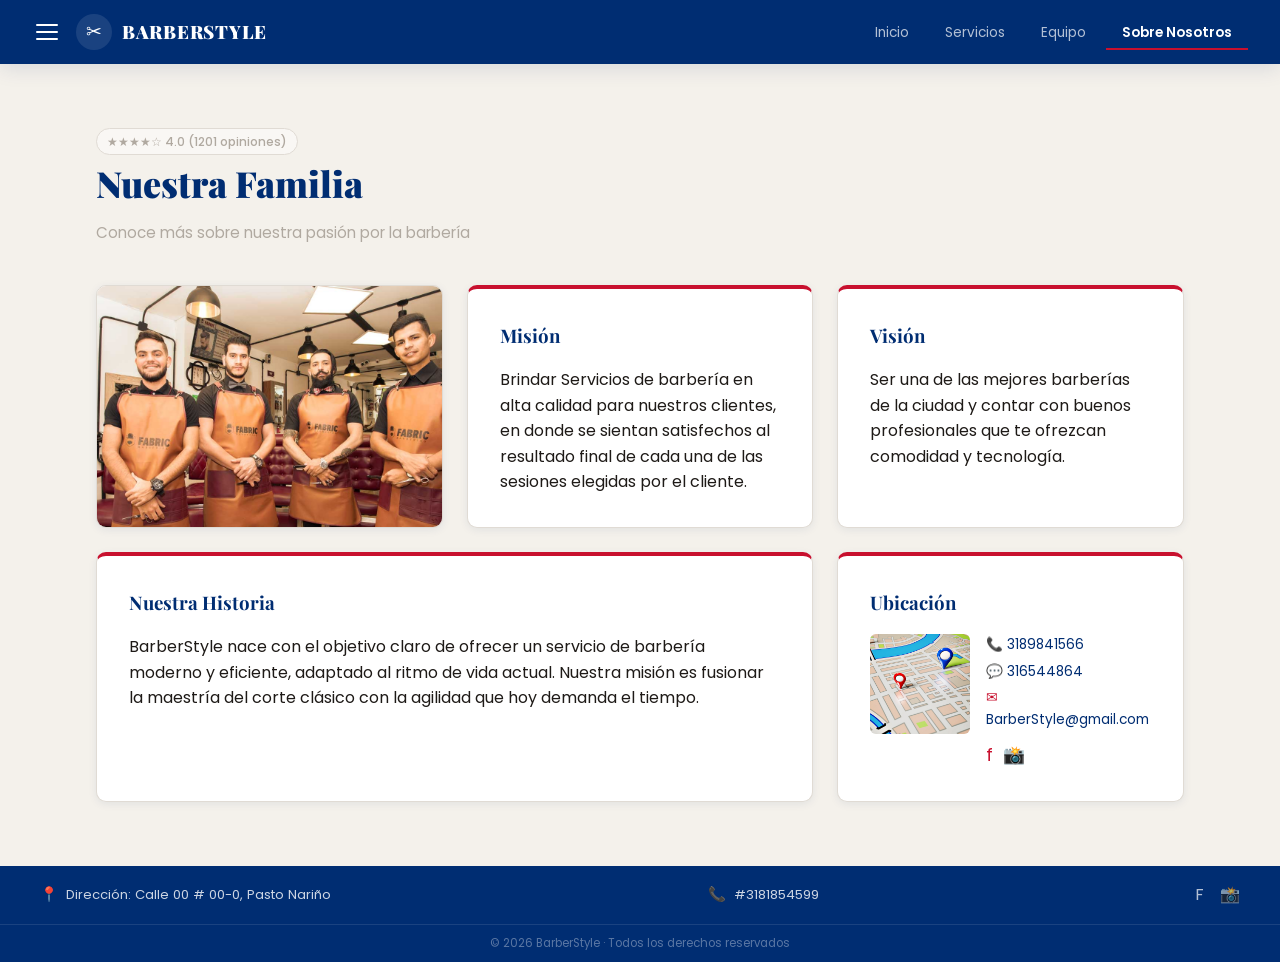
<file: nosotros.html>
<!DOCTYPE html>
<html lang="es">
<head>
  <meta charset="UTF-8">
  <meta name="viewport" content="width=device-width, initial-scale=1.0">
  <title>BarberStyle – Sobre Nosotros</title>
  <link rel="preconnect" href="https://fonts.googleapis.com">
  <link href="https://fonts.googleapis.com/css2?family=Playfair+Display:wght@700;900&family=Poppins:wght@300;400;500&display=swap" rel="stylesheet">
  
  <link rel="stylesheet" href="assets/css/variables.css">
  <link rel="stylesheet" href="assets/css/styles.css">
  <link rel="stylesheet" href="assets/css/nosotros.css">
</head>
<body>

  <nav class="navbar">
    <div class="navbar__left">
      <button class="navbar__hamburger" aria-label="Menú">
        <span></span><span></span><span></span>
      </button>
      <div class="navbar__logo">
        <div class="navbar__logo-img">
            <span style="color: white; font-size: 1.2rem;">✂</span>
        </div>
        <div class="navbar__texts">
          <span class="navbar__brand">BARBERSTYLE</span>
        </div>
      </div>
    </div>
    <ul class="navbar__links">
      <li><a href="index.html" class="navbar__link">Inicio</a></li>
      <li><a href="servicios.html" class="navbar__link">Servicios</a></li>
      <li><a href="equipo.html" class="navbar__link">Equipo</a></li>
      <li><a href="nosotros.html" class="navbar__link navbar__link--active">Sobre Nosotros</a></li>
    </ul>
  </nav>

  <main class="section">
    
    <header class="nosotros-header">
      <div class="badge">★★★★☆ 4.0 (1201 opiniones)</div>
      <h1 class="section__title">Nuestra Familia</h1>
      <p class="section__subtitle">Conoce más sobre nuestra pasión por la barbería</p>
    </header>

    <div class="nosotros-grid">
      <article class="card nosotros-card--img">
        <img src="assets/img/equipo.jpg" alt="Nuestro Equipo">
      </article>

      <article class="card nosotros-card--text">
        <h3>Misión</h3>
        <p>Brindar Servicios de barbería en alta calidad para nuestros clientes, en donde se sientan satisfechos al resultado final de cada una de las sesiones elegidas por el cliente.</p>
      </article>

      <article class="card nosotros-card--text">
        <h3>Visión</h3>
        <p>Ser una de las mejores barberías de la ciudad y contar con buenos profesionales que te ofrezcan comodidad y tecnología.</p>
      </article>

      <article class="card nosotros-card--text history-card">
        <h3>Nuestra Historia</h3>
        <p>BarberStyle nace con el objetivo claro de ofrecer un servicio de barbería moderno y eficiente, adaptado al ritmo de vida actual. Nuestra misión es fusionar la maestría del corte clásico con la agilidad que hoy demanda el tiempo.</p>
      </article>

      <article class="card nosotros-card--location">
        <h3>Ubicación</h3>
        <div class="location-content">
          <img src="assets/img/map.png" alt="Mapa" class="map-thumb">
          <div class="location-details">
            <p><span>📞</span> 3189841566</p>
            <p><span>💬</span> 316544864</p>
            <p><span>✉</span> BarberStyle@gmail.com</p>
            <div class="social-mini">
                <span>f</span> <span>📸</span>
            </div>
          </div>
        </div>
      </article>
    </div>

  </main>

  <footer class="footer">
    <div class="footer__grid">
      <div class="footer__col">
        <span class="footer__icon">📍</span>
        <span class="footer__text">Dirección: Calle 00 # 00-0, Pasto Nariño</span>
      </div>
      <div class="footer__col footer__col--center">
        <span class="footer__icon">📞</span>
        <span class="footer__text">#3181854599</span>
      </div>
      <div class="footer__col footer__col--right">
        <a href="#" class="footer__social">F</a>
        <a href="#" class="footer__social">📸</a>
      </div>
    </div>
    <div class="footer__bottom">
      © 2026 BarberStyle · Todos los derechos reservados
    </div>
  </footer>
  <script src="assets/js/nosotros.js"></script>
</body>
</html>
</file>
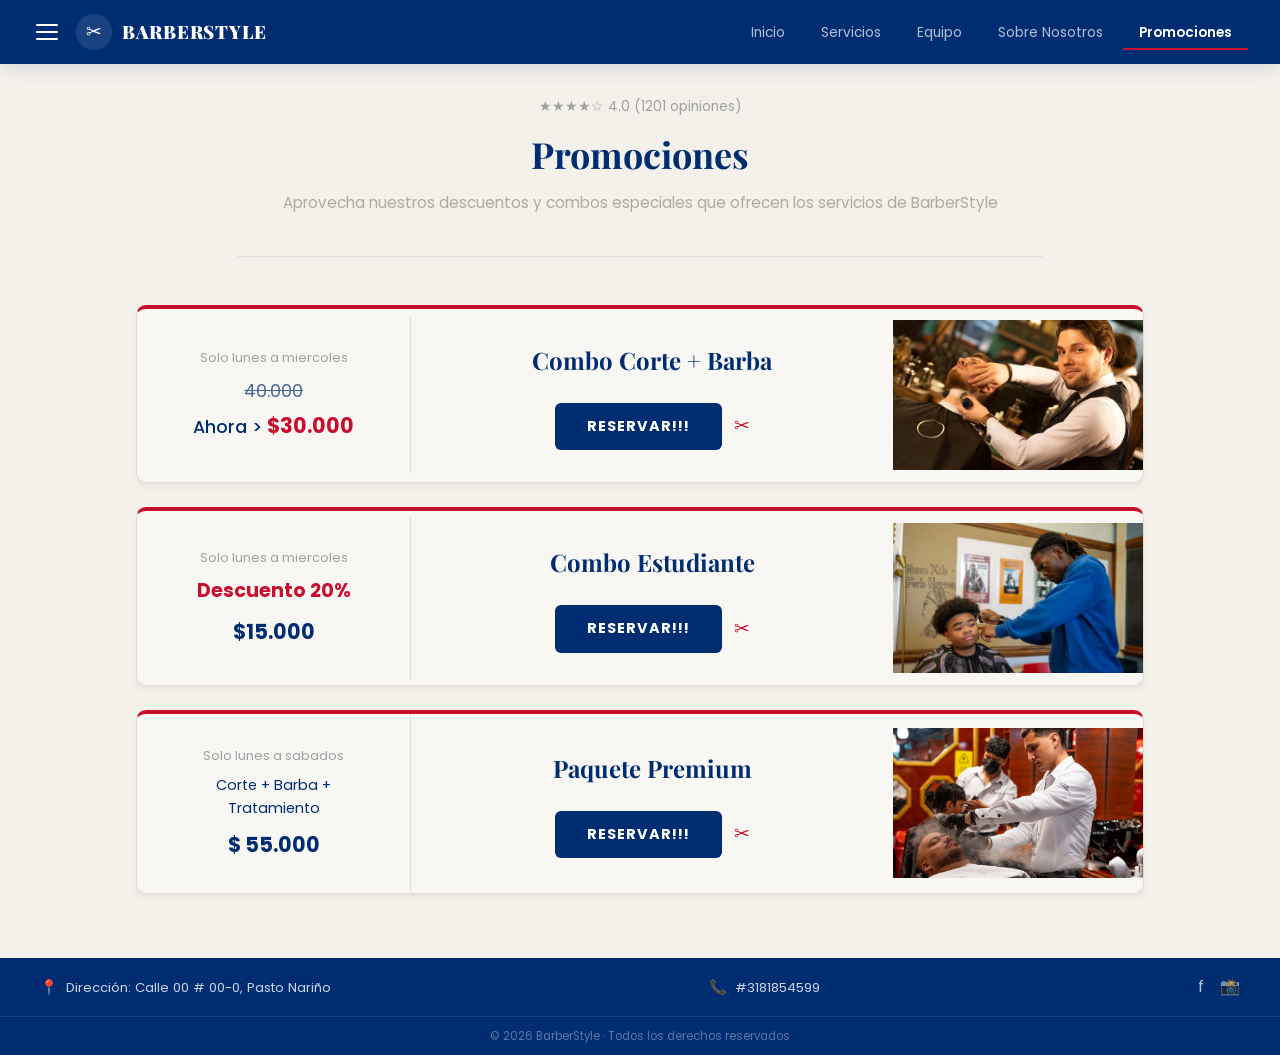
<file: promociones.html>
<!DOCTYPE html>
<html lang="es">
<head>
  <meta charset="UTF-8">
  <meta name="viewport" content="width=device-width, initial-scale=1.0">
  <title>BarberStyle – Promociones</title>
  <link rel="preconnect" href="https://fonts.googleapis.com">
  <link href="https://fonts.googleapis.com/css2?family=Playfair+Display:wght@700;900&family=Poppins:wght@300;400;500&display=swap" rel="stylesheet">
  
  <link rel="stylesheet" href="assets/css/variables.css">
  <link rel="stylesheet" href="assets/css/styles.css">
  <link rel="stylesheet" href="assets/css/promociones.css">
</head>
<body>

  <nav class="navbar">
    <div class="navbar__left">
      <button class="navbar__hamburger" aria-label="Menú">
        <span></span><span></span><span></span>
      </button>
      <div class="navbar__logo">
        <div class="navbar__logo-img">
            <span style="color: white; font-size: 1.2rem;">✂</span>
        </div>
        <div class="navbar__texts">
          <span class="navbar__brand">BARBERSTYLE</span>
        </div>
      </div>
    </div>
    <ul class="navbar__links">
      <li><a href="index.html" class="navbar__link">Inicio</a></li>
      <li><a href="servicios.html" class="navbar__link">Servicios</a></li>
      <li><a href="equipo.html" class="navbar__link">Equipo</a></li>
      <li><a href="nosotros.html" class="navbar__link">Sobre Nosotros</a></li>
      <li><a href="promociones.html" class="navbar__link navbar__link--active">Promociones</a></li>
    </ul>
  </nav>

  <main class="section promociones-page">
    
    <header class="promociones-header">
      <div class="badge-rating">★★★★☆ 4.0 (1201 opiniones)</div>
      <h1 class="section__title promociones-title">Promociones</h1>
      <p class="section__subtitle">Aprovecha nuestros descuentos y combos especiales que ofrecen los servicios de BarberStyle</p>
      <hr class="header-divider">
    </header>

    <div class="promociones-container">

      <article class="card promo-card">
        <div class="promo-card__offer">
          <p class="offer-days">Solo lunes a miercoles</p>
          <p class="price-old">40.000</p>
          <p class="price-new">Ahora > <span>$30.000</span></p>
        </div>
        
        <div class="promo-card__action">
          <h3 class="promo-title">Combo Corte + Barba</h3>
          <div class="action-group">
            <a href="agendar.html" class="btn-reservar">RESERVAR!!!</a>
            <span class="icon-scissor">✂</span>
          </div>
        </div>

        <div class="promo-card__img">
          <img src="assets/img/promo-corte-barba.jpg" alt="Combo Corte y Barba">
        </div>
      </article>

      <article class="card promo-card">
        <div class="promo-card__offer">
          <p class="offer-days">Solo lunes a miercoles</p>
          <p class="discount-tag">Descuento 20%</p>
          <p class="price-final">$15.000</p>
        </div>
        
        <div class="promo-card__action">
          <h3 class="promo-title">Combo Estudiante</h3>
          <div class="action-group">
            <a href="agendar.html" class="btn-reservar">RESERVAR!!!</a>
            <span class="icon-scissor">✂</span>
          </div>
        </div>

        <div class="promo-card__img">
          <img src="assets/img/promo-estudiante.jpg" alt="Combo Estudiante">
        </div>
      </article>

      <article class="card promo-card">
        <div class="promo-card__offer">
          <p class="offer-days">Solo lunes a sabados</p>
          <p class="service-list">Corte + Barba + Tratamiento</p>
          <p class="price-final">$ 55.000</p>
        </div>
        
        <div class="promo-card__action">
          <h3 class="promo-title">Paquete Premium</h3>
          <div class="action-group">
            <a href="agendar.html" class="btn-reservar">RESERVAR!!!</a>
            <span class="icon-scissor">✂</span>
          </div>
        </div>

        <div class="promo-card__img">
          <img src="assets/img/promo-premium.jpg" alt="Paquete Premium">
        </div>
      </article>

    </div>

  </main>

  <footer class="footer">
    <div class="footer__grid">
      <div class="footer__col">
        <span class="footer__icon">📍</span>
        <span class="footer__text">Dirección: Calle 00 # 00-0, Pasto Nariño</span>
      </div>
      <div class="footer__col footer__col--center">
        <span class="footer__icon">📞</span>
        <span class="footer__text">#3181854599</span>
      </div>
      <div class="footer__col footer__col--right">
        <a href="#" class="footer__social">f</a>
        <a href="#" class="footer__social">📸</a>
      </div>
    </div>
    <div class="footer__bottom">
      © 2026 BarberStyle · Todos los derechos reservados
    </div>
  </footer>
  <script src="assets/js/promociones.js"></script>
</body>
</html>
</file>
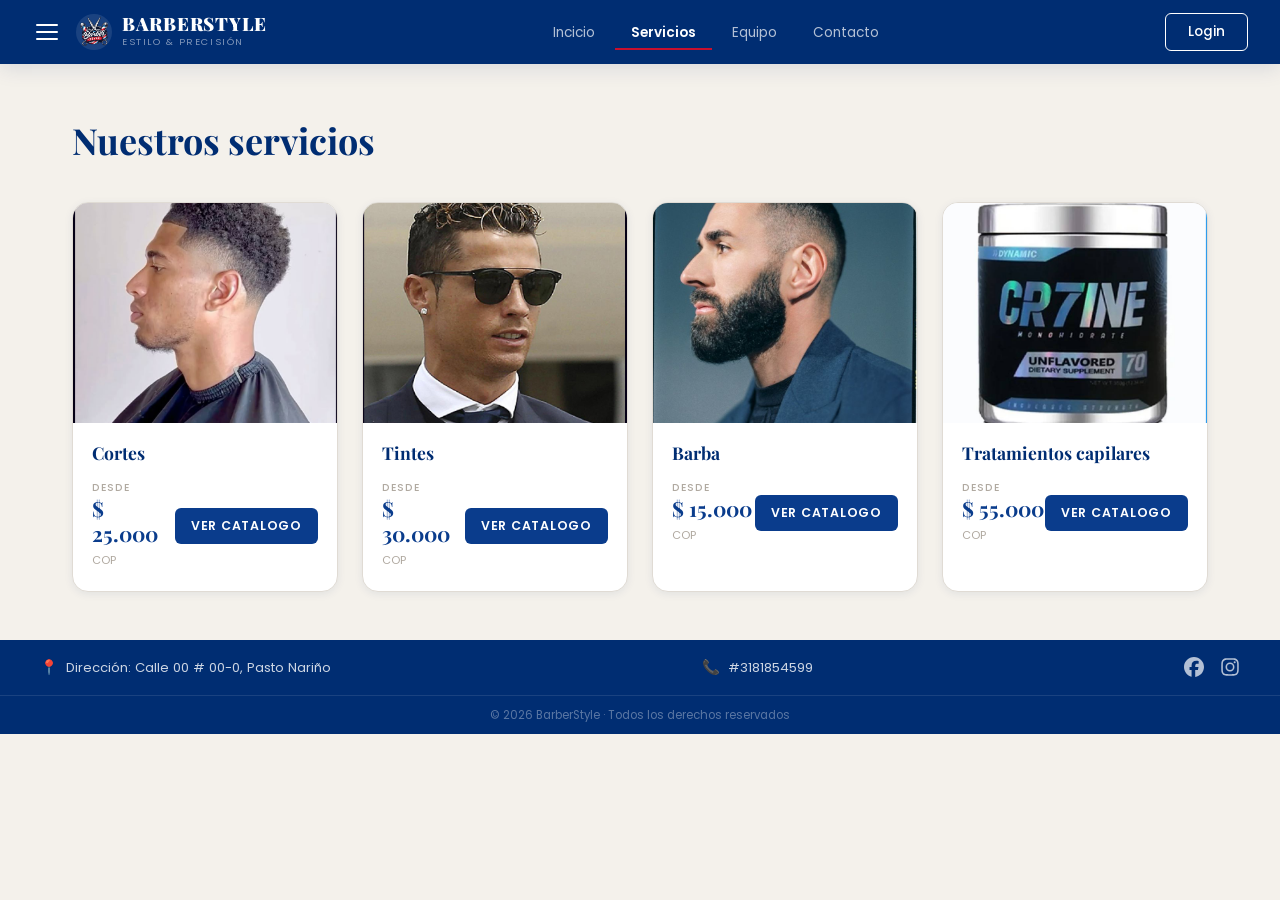
<file: servicios.html>
<!DOCTYPE html>
<html lang="es">

<head>
  <meta charset="UTF-8">
  <meta name="viewport" content="width=device-width, initial-scale=1.0">
  <title>BarberStyle – Servicios</title>
  <link rel="preconnect" href="https://fonts.googleapis.com">
  <link
    href="https://fonts.googleapis.com/css2?family=Playfair+Display:wght@700;900&family=Poppins:wght@300;400;500&display=swap"
    rel="stylesheet">
  <link rel="stylesheet" href="assets/css/variables.css">
  <link rel="stylesheet" href="assets/css/styles.css">
  <link rel="stylesheet" href="assets/css/servicios.css">
</head>

<body>

  <!-- ══════════════════════ NAVBAR ══════════════════════ -->
  <nav class="navbar">

    <div class="navbar__left">
      <button class="navbar__hamburger" aria-label="Menú">
        <span></span>
        <span></span>
        <span></span>
      </button>
      <div class="navbar__logo">
        <div class="navbar__logo-img">
          <img src="assets/img/logo/logo.png" alt="logoo">
        </div>
        <div class="navbar__texts">
          <span class="navbar__brand">BARBERSTYLE</span>
          <span class="navbar__tagline">Estilo & Precisión</span>
        </div>
      </div>
    </div>

    <ul class="navbar__links">
      <li><a href="index.html" class="navbar__link">Incicio</a></li>
      <li><a href="servicios.html" class="navbar__link navbar__link--active">Servicios</a></li>
      <li><a href="equipo.html" class="navbar__link">Equipo</a></li>
      <li><a href="nosotros.html" class="navbar__link">Contacto</a></li>
    </ul>

    <a href="agendar.html" class="navbar__btn">Login</a>

  </nav>

  <!-- ══════════ CONTENIDO DE LA PÁGINA ══════════ -->
  <main>
  <div class="servicios__container">
    <h2 class="servicios__titulo">Nuestros servicios</h2>
    <div class="servicios__grid" id="servicios-container"></div>
  </div>

  </main>

  <!-- ══════════════════════ FOOTER ══════════════════════ -->
  <footer class="footer">
    <div class="footer__grid">

      <div class="footer__col">
        <span class="footer__icon">📍</span>
        <span class="footer__text">Dirección: Calle 00 # 00-0, Pasto Nariño</span>
      </div>

      <div class="footer__col footer__col--center">
        <span class="footer__icon">📞</span>
        <span class="footer__text">#3181854599</span>
      </div>

      <div class="footer__col footer__col--right">
        <a href="#" class="footer__social" aria-label="Facebook">
          <svg xmlns="http://www.w3.org/2000/svg" width="20" height="20" fill="currentColor" viewBox="0 0 512 512">
            <path
              d="M512 256C512 114.6 397.4 0 256 0S0 114.6 0 256C0 376 82.7 476.8 194.2 504.5l0-170.3-52.8 0 0-78.2 52.8 0 0-33.7c0-87.1 39.4-127.5 125-127.5 16.2 0 44.2 3.2 55.7 6.4l0 70.8c-6-.6-16.5-1-29.6-1-42 0-58.2 15.9-58.2 57.2l0 27.8 83.6 0-14.4 78.2-69.3 0 0 175.9C413.8 494.8 512 386.9 512 256z" />
          </svg>
        </a>
        <a href="#" class="footer__social" aria-label="Instagram">
         <svg xmlns="http://www.w3.org/2000/svg" width="20" height="20" fill="currentColor" viewBox="0 0 448 512">
            <path
              d="M224.3 141a115 115 0 1 0 -.6 230 115 115 0 1 0 .6-230zm-.6 40.4a74.6 74.6 0 1 1 .6 149.2 74.6 74.6 0 1 1 -.6-149.2zm93.4-45.1a26.8 26.8 0 1 1 53.6 0 26.8 26.8 0 1 1 -53.6 0zm129.7 27.2c-1.7-35.9-9.9-67.7-36.2-93.9-26.2-26.2-58-34.4-93.9-36.2-37-2.1-147.9-2.1-184.9 0-35.8 1.7-67.6 9.9-93.9 36.1s-34.4 58-36.2 93.9c-2.1 37-2.1 147.9 0 184.9 1.7 35.9 9.9 67.7 36.2 93.9s58 34.4 93.9 36.2c37 2.1 147.9 2.1 184.9 0 35.9-1.7 67.7-9.9 93.9-36.2 26.2-26.2 34.4-58 36.2-93.9 2.1-37 2.1-147.8 0-184.8zM399 388c-7.8 19.6-22.9 34.7-42.6 42.6-29.5 11.7-99.5 9-132.1 9s-102.7 2.6-132.1-9c-19.6-7.8-34.7-22.9-42.6-42.6-11.7-29.5-9-99.5-9-132.1s-2.6-102.7 9-132.1c7.8-19.6 22.9-34.7 42.6-42.6 29.5-11.7 99.5-9 132.1-9s102.7-2.6 132.1 9c19.6 7.8 34.7 22.9 42.6 42.6 11.7 29.5 9 99.5 9 132.1s2.7 102.7-9 132.1z" />
          </svg>
        </a>
      </div>

    </div>

    <div class="footer__bottom">
      © 2026 BarberStyle · Todos los derechos reservados
    </div>
  </footer>

  <script src="assets/js/servicios.js"></script>
</body>

</html>
</file>
<file: assets/css/variables.css>
@import url('https://fonts.googleapis.com/css2?family=Playfair+Display:wght@700;900&family=Poppins:wght@300;400;500&display=swap');

:root {

  /* ── Tipografía ── */
  --font-title: 'Playfair Display', serif;
  --font-body:  'Poppins', sans-serif;

  /* ── Azules principales ── */
  --blue-primary:  #0A3C8C;
  --blue:          #002D72;
  --blue-lt:       #1A4DAF;
  --blue-cta:      #1E5AC8;
  --blue-hover:    #3C78D2;

  /* ── Fondos ── */
  --offwhite:  #F4F1EB;
  --surface:   #F9F7F4;
  --white:     #FFFFFF;

  /* ── Bordes ── */
  --border:    #E0DBD4;

  /* ── Textos ── */
  --text-primary:   #002D72;
  --text-secondary: #B0A9A0;
  --text-dark:      #1E1A17;

  /* ── Sombras ── */
  --shadow-sm:  0 2px 8px rgba(0, 45, 114, .08);
  --shadow-md:  0 4px 20px rgba(0, 45, 114, .12);
  --shadow-lg:  0 8px 32px rgba(0, 45, 114, .16);
  --shadow-card: 0 4px 20px rgba(0, 45, 114, .10);

  /* ── Radios ── */
  --radius-sm:  6px;
  --radius-md:  10px;
  --radius-lg:  16px;

  /* ── Acento mínimo de marca ── */
  --red-accent: #C8102E;
}
</file>
<file: assets/css/styles.css>
/* ══════════════════════════════════════
   RESET Y BASE GLOBAL
══════════════════════════════════════ */
*, *::before, *::after {
  box-sizing: border-box;
  margin: 0;
  padding: 0;
}

html {
  scroll-behavior: smooth;
  font-size: 16px;
}

body {
  font-family: var(--font-body);
  background-color: var(--offwhite);
  color: var(--text-dark);
  line-height: 1.6;
}

img  { max-width: 100%; display: block; }
a    { text-decoration: none; color: inherit; }
ul   { list-style: none; }

/* ══════════════════════════════════════
   NAVBAR
══════════════════════════════════════ */
.navbar {
  background: var(--blue);
  padding: 0 2rem;
  height: 64px;
  display: flex;
  align-items: center;
  justify-content: space-between;
  position: sticky;
  top: 0;
  z-index: 100;
  box-shadow: var(--shadow-md);
}

/* Izquierda: hamburger + logo */
.navbar__left {
  display: flex;
  align-items: center;
  gap: 14px;
}

.navbar__hamburger {
  display: flex;
  flex-direction: column;
  gap: 5px;
  background: none;
  border: none;
  cursor: pointer;
  padding: 4px;
}

.navbar__hamburger span {
  display: block;
  width: 22px;
  height: 2px;
  background: var(--white);
  border-radius: 2px;
  transition: all .3s;
}

/* Logo */
.navbar__logo {
  display: flex;
  align-items: center;
  gap: 10px;
}

.navbar__logo-img {
  width: 36px;
  height: 36px;
  border-radius: 50%;
  background: rgba(255,255,255,.1);
  display: flex;
  align-items: center;
  justify-content: center;
  overflow: hidden;
  flex-shrink: 0;
}

.navbar__logo-img img {
  width: 100%;
  height: 100%;
  object-fit: cover;
}

.navbar__texts {
  display: flex;
  flex-direction: column;
}

.navbar__brand {
  font-family: var(--font-title);
  font-size: 1.15rem;
  font-weight: 900;
  color: var(--white);
  letter-spacing: .04em;
  line-height: 1;
}

.navbar__tagline {
  font-size: 0.6rem;
  color: rgba(255,255,255,.5);
  letter-spacing: .16em;
  text-transform: uppercase;
}

/* Links centrales */
.navbar__links {
  display: flex;
  gap: 4px;
  align-items: center;
}

.navbar__link {
  padding: 6px 16px;
  font-size: 0.85rem;
  font-weight: 400;
  color: rgba(255,255,255,.7);
  border-radius: var(--radius-sm);
  transition: all .2s;
  font-family: var(--font-body);
}

.navbar__link:hover {
  color: var(--white);
  background: rgba(255,255,255,.08);
}

.navbar__link--active {
  color: var(--white);
  font-weight: 600;
  border-bottom: 2px solid var(--red-accent);
  border-radius: 0;
}

/* Botón Login */
.navbar__btn {
  border: 1.5px solid var(--white);
  background: transparent;
  color: var(--white);
  padding: 7px 22px;
  font-family: var(--font-body);
  font-size: 0.85rem;
  font-weight: 500;
  border-radius: var(--radius-sm);
  cursor: pointer;
  transition: all .2s;
  white-space: nowrap;
}

.navbar__btn:hover {
  background: var(--white);
  color: var(--blue);
}

/* ══════════════════════════════════════
   FOOTER
══════════════════════════════════════ */
.footer {
  background: var(--blue);
}

.footer__grid {
  display: flex;
  align-items: center;
  justify-content: space-between;
  padding: 1rem 2.5rem;
  gap: 1rem;
}

.footer__col {
  display: flex;
  align-items: center;
  gap: 8px;
}

.footer__col--center {
  justify-content: center;
}

.footer__col--right {
  display: flex;
  align-items: center;
  gap: 16px;
  justify-content: flex-end;
}

.footer__icon {
  font-size: 0.9rem;
  color: var(--red-accent);
  flex-shrink: 0;
}

.footer__text {
  font-size: 0.82rem;
  color: rgba(255,255,255,.8);
  font-family: var(--font-body);
}

.footer__social {
  color: rgba(255,255,255,.7);
  transition: color .2s, transform .2s;
  display: flex;
  align-items: center;
}

.footer__social:hover {
  color: var(--white);
  transform: translateY(-2px);
}

.footer__bottom {
  text-align: center;
  padding: .6rem 2rem;
  border-top: 1px solid rgba(255,255,255,.1);
  font-size: 0.72rem;
  color: rgba(255,255,255,.35);
  font-family: var(--font-body);
}

/* ══════════════════════════════════════
   COMPONENTES COMPARTIDOS
══════════════════════════════════════ */

/* Botones */
.btn {
  display: inline-block;
  padding: 10px 24px;
  font-family: var(--font-body);
  font-size: 0.95rem;
  font-weight: 500;
  border-radius: var(--radius-sm);
  border: none;
  cursor: pointer;
  transition: all .2s;
}

.btn--primary {
  background: var(--blue-cta);
  color: var(--white);
}

.btn--primary:hover {
  background: var(--blue-hover);
  transform: translateY(-2px);
  box-shadow: var(--shadow-md);
}

.btn--outline {
  background: transparent;
  color: var(--blue-primary);
  border: 2px solid var(--blue-primary);
}

.btn--outline:hover {
  background: var(--blue-primary);
  color: var(--white);
}

/* Cards */
.card {
  background: var(--white);
  border-radius: var(--radius-md);
  box-shadow: var(--shadow-sm);
  border: 1px solid var(--border);
  overflow: hidden;
  transition: transform .22s, box-shadow .22s;
}

.card:hover {
  transform: translateY(-4px);
  box-shadow: var(--shadow-lg);
}

/* Sección genérica */
.section {
  padding: 4rem 6rem;
  max-width: 1366px;
  margin: 0 auto;
}

.section__title {
  font-family: var(--font-title);
  font-size: 2.25rem;
  font-weight: 900;
  color: var(--blue);
  margin-bottom: .5rem;
}

.section__subtitle {
  font-size: 0.95rem;
  color: var(--text-secondary);
  margin-bottom: 2.5rem;
}

/* Badge */
.badge {
  display: inline-block;
  padding: 3px 10px;
  border-radius: 999px;
  font-size: 0.75rem;
  font-weight: 500;
  background: var(--surface);
  color: var(--text-secondary);
  border: 1px solid var(--border);
}
</file>
<file: assets/css/inicio.css>
/* ══════════════════════════════════════
   LAYOUT PRINCIPAL 50/50
══════════════════════════════════════ */
.main-grid {
  display: grid;
  grid-template-columns: 1fr 1fr;
  min-height: calc(100vh - 64px - 60px);
}

/* ══════════════════════════════════════
   HERO
══════════════════════════════════════ */
.hero {
  position: relative;
  background:
    linear-gradient(rgba(0, 45, 114, 0.75), rgba(0, 45, 114, 0.85)),
    url('../../assets/img/hero/beckham.jpg') center/cover no-repeat;
  /* cuando tengas la imagen, el gradiente la oscurece automáticamente */
  background-color: var(--blue);
  display: flex;
  align-items: center;
  padding: 4rem;
}

.hero__content {
  position: relative;
  z-index: 1;
  max-width: 480px;
}

.hero__label {
  font-size: 0.72rem;
  font-weight: 500;
  letter-spacing: .2em;
  text-transform: uppercase;
  color: rgba(255,255,255,.6);
  margin-bottom: 1rem;
}

.hero__title {
  font-family: var(--font-title);
  font-size: 2.25rem;
  font-weight: 900;
  color: var(--white);
  line-height: 1.15;
  margin-bottom: 1.2rem;
}

.hero__desc {
  font-size: 0.92rem;
  color: rgba(255,255,255,.75);
  line-height: 1.7;
  margin-bottom: 2rem;
}

.btn--outline-white {
  display: inline-block;
  background: transparent;
  color: var(--white);
  border: 2px solid rgba(255,255,255,.6);
  padding: 10px 24px;
  font-family: var(--font-body);
  font-size: 0.9rem;
  font-weight: 500;
  border-radius: var(--radius-sm);
  transition: all .2s;
}

.btn--outline-white:hover {
  background: rgba(255,255,255,.12);
  border-color: var(--white);
}
.navbar__logo-img {
  width: 36px;
  height: 36px;
  border-radius: 50%;
  overflow: hidden;
}

.navbar__logo-img img {
  width: 100%;
  height: 100%;
  object-fit: cover;
}

/* ══════════════════════════════════════
   FORMULARIO DE RESERVA
══════════════════════════════════════ */
.reserva {
  background: var(--surface);
  display: flex;
  align-items: center;
  justify-content: center;
  padding: 2rem 1.5rem;
  overflow-y: auto;
}

.reserva__card {
  background: var(--white);
  border-radius: var(--radius-lg);
  padding: 2rem 1.8rem;
  width: 100%;
  max-width: 520px;
  box-shadow: var(--shadow-card);
  border-top: 4px solid var(--surface);
  display: flex;
  flex-direction: column;
  gap: 1rem;
}

.reserva__title {
  font-family: var(--font-title);
  font-size: 1.5rem;
  font-weight: 700;
  color: var(--blue);
}

.reserva__sub {
  font-size: 0.82rem;
  color: var(--text-secondary);
  margin-top: -.6rem;
}

.reserva__label {
  display: block;
  font-size: 0.72rem;
  font-weight: 500;
  letter-spacing: .1em;
  text-transform: uppercase;
  color: var(--text-secondary);
  margin-bottom: .4rem;
}

.reserva__row {
  display: grid;
  grid-template-columns: 1fr 1fr;
  gap: .8rem;
}

.reserva__input {
  width: 100%;
  padding: 8px 12px;
  border: 1.5px solid var(--border);
  border-radius: var(--radius-sm);
  font-family: var(--font-body);
  font-size: 0.88rem;
  color: var(--text-dark);
  background: var(--surface);
  transition: border-color .2s;
  outline: none;
}

.reserva__input:focus {
  border-color: var(--blue-lt);
}

/* Servicios */
.reserva__services {
  display: grid;
  grid-template-columns: repeat(3, 1fr);
  gap: .6rem;
}

.svc-pill {
  border: 2px solid var(--border);
  border-radius: var(--radius-sm);
  padding: .7rem;
  text-align: center;
  cursor: pointer;
  transition: all .2s;
  background: var(--surface);
}

.svc-pill:hover {
  border-color: var(--blue-lt);
}

.svc-pill--active {
  border-color: var(--blue-primary);
  background: var(--blue-primary);
}

.svc-pill--active .svc-pill__name,
.svc-pill--active .svc-pill__price {
  color: var(--white);
}

.svc-pill__name {
  display: block;
  font-size: 0.88rem;
  font-weight: 600;
  color: var(--blue);
}

.svc-pill__price {
  display: block;
  font-size: 0.8rem;
  color: var(--text-secondary);
  margin-top: 2px;
}

/* Barberos */
.reserva__barbers {
  display: grid;
  grid-template-columns: repeat(3, 1fr);
  gap: .6rem;
}

.barber-card {
  border: 2px solid var(--border);
  border-radius: var(--radius-sm);
  padding: .7rem .5rem;
  text-align: center;
  cursor: pointer;
  transition: all .2s;
  background: var(--surface);
}

.barber-card:hover { border-color: var(--blue-lt); }

.barber-card--active {
  border-color: var(--blue-primary);
  background: var(--blue-primary);
}

.barber-card--active .barber-card__name,
.barber-card--active .barber-card__tag {
  color: var(--white);
}

.barber-card__img {
  width: 48px;
  height: 48px;
  border-radius: 50%;
  background: var(--blue-lt);
  margin: 0 auto .4rem;
  display: flex;
  align-items: center;
  justify-content: center;
  font-size: 0.8rem;
  font-weight: 700;
  color: var(--white);
  overflow: hidden;
}

.barber-card__img img {
  width: 100%;
  height: 100%;
  object-fit: cover;
}

.barber-card__name {
  font-size: 0.82rem;
  font-weight: 600;
  color: var(--blue);
}

.barber-card__tag {
  font-size: 0.7rem;
  color: var(--text-secondary);
}

/* Días */
.reserva__days {
  display: flex;
  gap: .4rem;
  flex-wrap: wrap;
}

.day-pill {
  border: 1.5px solid var(--border);
  border-radius: var(--radius-sm);
  padding: .4rem .6rem;
  text-align: center;
  cursor: pointer;
  transition: all .2s;
  background: var(--surface);
  min-width: 44px;
}

.day-pill:hover { border-color: var(--blue-lt); }

.day-pill--active {
  background: var(--blue-primary);
  border-color: var(--blue-primary);
}

.day-pill--active .day-pill__name,
.day-pill--active .day-pill__num {
  color: var(--white);
}

.day-pill__name {
  display: block;
  font-size: 0.65rem;
  font-weight: 600;
  letter-spacing: .06em;
  color: var(--text-secondary);
  text-transform: uppercase;
}

.day-pill__num {
  display: block;
  font-size: 1rem;
  font-weight: 700;
  color: var(--blue);
  line-height: 1.2;
}

/* Slots */
.reserva__slots {
  display: grid;
  grid-template-columns: repeat(4, 1fr);
  gap: .4rem;
}

.slot {
  border: 1.5px solid var(--border);
  border-radius: var(--radius-sm);
  padding: .5rem;
  text-align: center;
  font-size: 0.82rem;
  font-weight: 500;
  color: var(--text-dark);
  cursor: pointer;
  transition: all .2s;
  background: var(--surface);
}

.slot:hover { border-color: var(--blue-lt); }

.slot--taken {
  background: var(--offwhite);
  color: var(--text-secondary);
  text-decoration: line-through;
  cursor: not-allowed;
  border-color: var(--border);
}

.slot--selected {
  background: var(--blue-primary);
  border-color: var(--blue-primary);
  color: var(--white);
}

/* Botón confirmar */
.reserva__btn {
  width: 100%;
  padding: 12px;
  background: var(--blue-primary);
  color: var(--white);
  border: none;
  border-radius: var(--radius-sm);
  font-family: var(--font-body);
  font-size: 0.9rem;
  font-weight: 600;
  letter-spacing: .08em;
  cursor: pointer;
  transition: background .2s, transform .15s;
  margin-top: .5rem;
}

.reserva__btn:hover {
  background: var(--blue-cta);
  transform: translateY(-1px);
}
</file>
<file: assets/css/detalle-barba.css>
/* NICOLÁS SANTIAGO CADENA SÁNCHEZ - DETALLE BARBA*/

.navbar {
  position: relative;
}
.navbar__links {
  position: absolute;
  left: 50%;
  transform: translateX(-50%);
}

/* Footer */
body {
  display: flex;
  flex-direction: column;
  min-height: 100vh;
}

.detalle-page {
  flex: 1;
}

/* Página completa */
.detalle-page {
  max-width: 1400px;
  margin: 0 auto;
  padding: 1.5rem 4rem 4rem;
  width: 100%;
}

/* ── navegación ── */
.breadcrumb {
  display: flex;
  align-items: center;
  gap: 6px;
  font-size: 0.85rem;
  color: var(--text-secondary);
  margin-bottom: 1.75rem;
}

.breadcrumb__link {
  color: var(--text-secondary);
  transition: color .2s;
}

.breadcrumb__link:hover {
  color: var(--blue-primary);
}

.breadcrumb__sep {
  color: var(--text-secondary);
}

.breadcrumb__actual {
  color: var(--blue-primary);
  font-weight: 500;
}

/* ── Layout dos columnas ── */
.detalle-layout {
  display: grid;
  grid-template-columns: 3fr 1.2fr;
  gap: 3rem;
  align-items: start;
}

/* ── Columna izquierda ── */
.detalle-main {
  display: flex;
  flex-direction: column;
  gap: 1.5rem;
}

/* ── Encabezado del servicio ── */
.servicio-header {
  display: flex;
  align-items: flex-start;
  justify-content: space-between;
  gap: 1.5rem;
  flex-wrap: wrap;
}

.servicio-titulo {
  font-family: var(--font-title);
  font-size: 2.25rem;
  font-weight: 900;
  color: var(--blue);
  line-height: 1.15;
  margin-bottom: .6rem;
}

.precio-badge {
  border: 2px solid var(--blue-primary);
  color: var(--blue-primary);
  font-family: var(--font-body);
  font-size: 1rem;
  font-weight: 500;
  padding: 10px 24px;
  border-radius: var(--radius-sm);
  white-space: nowrap;
  background: transparent;
  flex-shrink: 0;
}

/* Rating */
.rating-row {
  display: flex;
  align-items: center;
  gap: 10px;
  font-size: 0.88rem;
  color: var(--text-secondary);
}

.duracion {
  color: var(--text-secondary);
}

.estrellas {
  display: flex;
  gap: 2px;
  color: #D4A017;
  font-size: 0.95rem;
}

.opiniones {
  color: var(--text-secondary);
}

/* Descripción */
.servicio-desc {
  font-size: 0.92rem;
  color: var(--blue-primary);
  line-height: 1.75;
  max-width: 680px;
}

/* Divisor */
.divisor {
  border: none;
  border-top: 1px solid var(--border);
  margin: .25rem 0;
}

/* ── Sección genérica ── */
.seccion-titulo {
  font-family: var(--font-title);
  font-size: 1.4rem;
  font-weight: 700;
  color: var(--blue);
  margin-bottom: 1.1rem;
}

/* ── Galería ── */
.seccion-galeria {
  display: flex;
  flex-direction: column;
}

.galeria-grid {
  display: grid;
  grid-template-columns: repeat(4, 1fr);
  gap: 1rem;
}

.galeria-foto {
  width: 100%;
  aspect-ratio: 3 / 4;
  object-fit: cover;
  border-radius: var(--radius-md);
  display: block;
}

/* ── Profesionales ── */
.seccion-profesionales {
  display: flex;
  flex-direction: column;
}

.profesionales-grid {
  display: grid;
  grid-template-columns: repeat(3, 1fr);
  gap: 1.25rem;
}

.profesional-card {
  background: var(--white);
  border: 1px solid var(--border);
  border-radius: var(--radius-md);
  padding: 1.5rem 1rem;
  display: flex;
  flex-direction: column;
  align-items: center;
  gap: .7rem;
  cursor: pointer;
  transition: transform .2s, box-shadow .2s, border-color .2s;
}

.profesional-card:hover {
  transform: translateY(-3px);
  box-shadow: var(--shadow-md);
}

.profesional-card--ocupado {
  cursor: default;
  opacity: .75;
}

.profesional-card--ocupado:hover {
  transform: none;
  box-shadow: none;
}

.profesional-card--seleccionado {
  border-color: var(--blue-primary);
  box-shadow: 0 0 0 2px rgba(10, 60, 140, .2);
}

/* Avatar circular */
.profesional-avatar {
  width: 80px;
  height: 80px;
  border-radius: 50%;
  overflow: hidden;
  flex-shrink: 0;
  background: var(--surface);
}

.profesional-avatar img {
  width: 100%;
  height: 100%;
  object-fit: cover;
  display: block;
}

.profesional-nombre {
  font-size: 0.9rem;
  font-weight: 500;
  color: var(--blue);
  text-align: center;
}

/* Badges de disponibilidad */
.badge--disponible {
  background: #D4EDDA;
  color: #276237;
  border: 1px solid #A8D5B5;
  font-size: 0.75rem;
  font-weight: 500;
  padding: 3px 12px;
  border-radius: 999px;
}

.badge--ocupado {
  background: var(--surface);
  color: var(--text-secondary);
  border: 1px solid var(--border);
  font-size: 0.75rem;
  font-weight: 500;
  padding: 3px 12px;
  border-radius: 999px;
}

/* ── Columna derecha: sidebar sticky ── */
.detalle-sidebar {
  position: sticky;
  top: 80px;
}

/* ── Card de reserva ── */
.reserva-card {
  background: var(--white);
  border: 1px solid var(--border);
  border-radius: var(--radius-lg);
  padding: 1.75rem;
  box-shadow: var(--shadow-md);
  display: flex;
  flex-direction: column;
  gap: 1rem;
}

.reserva-titulo {
  font-family: var(--font-title);
  font-size: 1.25rem;
  font-weight: 700;
  color: var(--blue);
}

/* Campos del formulario */
.campo-form {
  display: flex;
  flex-direction: column;
  gap: 5px;
}

.campo-label {
  font-size: 0.8rem;
  color: var(--text-secondary);
  font-family: var(--font-body);
}

.campo-select,
.campo-input {
  width: 100%;
  padding: 10px 12px;
  border: 1px solid var(--border);
  border-radius: var(--radius-sm);
  font-family: var(--font-body);
  font-size: 0.88rem;
  color: var(--text-dark);
  background: var(--white);
  outline: none;
  transition: border-color .2s;
}

.campo-select:focus,
.campo-input:focus {
  border-color: var(--blue-primary);
}

.campo-fecha-wrap {
  position: relative;
}

.campo-fecha-wrap .campo-input {
  padding-right: 36px;
}

.campo-fecha-icono {
  position: absolute;
  right: 11px;
  top: 50%;
  transform: translateY(-50%);
  font-size: 0.95rem;
  color: var(--text-secondary);
  pointer-events: none;
}

/* Botones de hora */
.horas-grid {
  display: flex;
  gap: 8px;
  flex-wrap: wrap;
}

.hora-btn {
  padding: 7px 14px;
  border: 1px solid var(--border);
  border-radius: var(--radius-sm);
  background: var(--white);
  font-family: var(--font-body);
  font-size: 0.85rem;
  color: var(--text-dark);
  cursor: pointer;
  transition: all .2s;
}

.hora-btn:hover {
  border-color: var(--blue-primary);
  color: var(--blue-primary);
}

.hora-btn--active {
  background: var(--blue);
  border-color: var(--blue);
  color: var(--white);
}

/* Divisor dentro del card */
.divisor-card {
  border: none;
  border-top: 1px solid var(--border);
  margin: .1rem 0;
}

/* Resumen de precio */
.precio-resumen {
  display: flex;
  justify-content: space-between;
  align-items: center;
  font-size: 0.88rem;
}

.precio-resumen__nombre {
  color: var(--blue-primary);
  font-weight: 400;
}

.precio-resumen__valor {
  color: var(--text-dark);
}

.precio-total {
  display: flex;
  justify-content: space-between;
  align-items: center;
}

.precio-total__label {
  font-family: var(--font-body);
  font-weight: 700;
  color: var(--blue);
  font-size: 0.95rem;
}

/* Poppins para mejor legibilidad */
.precio-total__valor {
  font-family: var(--font-body);
  font-size: 1.1rem;
  font-weight: 700;
  color: var(--blue);
}

/* Botones del card */
.btn-confirmar {
  width: 100%;
  padding: 13px;
  background: #1A4DAF;
  color: var(--white);
  border: none;
  border-radius: var(--radius-sm);
  font-family: var(--font-body);
  font-size: 0.95rem;
  font-weight: 500;
  cursor: pointer;
  transition: background .2s, transform .2s;
}

.btn-confirmar:hover {
  background: #a50d25;
  transform: translateY(-1px);
}

.btn-disponibilidad {
  width: 100%;
  padding: 11px;
  background: transparent;
  color: var(--blue-primary);
  border: 1.5px solid var(--blue-primary);
  border-radius: var(--radius-sm);
  font-family: var(--font-body);
  font-size: 0.9rem;
  font-weight: 500;
  cursor: pointer;
  transition: all .2s;
}

.btn-disponibilidad:hover {
  background: var(--blue-primary);
  color: var(--white);
}

/* Nota informativa */
.nota-info {
  background: #EEF3FB;
  border-radius: var(--radius-sm);
  padding: 10px 12px;
  font-size: 0.75rem;
  color: var(--blue-primary);
  line-height: 1.55;
}

.nota-info__link {
  color: var(--blue-cta);
  text-decoration: underline;
}
</file>
<file: assets/css/detalle-corte.css>
* {
  box-sizing: border-box;
}

/*Variables globales */
:root{
  --blue: #1A4DAF;
  --blue-primary: #1A4DAF;
  --text-secondary: #6b7280;
  --text-dark: #111827;
  --border: #e5e7eb;
  --white: #ffffff;  
}

.navbar {
  position: relative;
}

.navbar {
  display: flex;
  justify-content: space-between;
  align-items: center;
}

.navbar__links {
  position: static;
  transform:none;
}

/* Footer */
body {
  display: flex;
  flex-direction: column;
  min-height: 100vh;
}

/* Página completa */
.detalle-page {
  flex: 1;
  max-width: 1400px;
  margin: 0 auto;
  padding: 1.5rem 4rem 4rem;
  width: 100%;
}

/* ── navegación ── */
.breadcrumb {
  display: flex;
  align-items: center;
  gap: 6px;
  font-size: 0.85rem;
  color: var(--text-secondary);
  margin-bottom: 1.75rem;
}

.breadcrumb__link {
  color: var(--text-secondary);
  transition: color .2s;
}

.breadcrumb__link:hover {
  color: var(--blue-primary);
}

.breadcrumb__sep {
  color: var(--text-secondary);
}

.breadcrumb__actual {
  color: var(--blue-primary);
  font-weight: 500;
}

/* ── Layout dos columnas ── */
.detalle-layout {
  display: grid;
  grid-template-columns: 3fr 1.2fr;
  gap: 3rem;
  align-items: start;
}

/* ── Columna izquierda ── */
.detalle-main {
  display: flex;
  flex-direction: column;
  gap: 1.5rem;
}

/* ── Encabezado del servicio ── */
.servicio-header {
  display: flex;
  align-items: flex-start;
  justify-content: space-between;
  gap: 1.5rem;
  flex-wrap: wrap;
}

.servicio-titulo {
  font-family: var(--font-title);
  font-size: 2.25rem;
  font-weight: 900;
  color: var(--blue);
  line-height: 1.15;
  margin-bottom: .6rem;
}

.precio-badge {
  border: 2px solid var(--blue-primary);
  color: var(--blue-primary);
  font-family: var(--font-body);
  font-size: 1rem;
  font-weight: 500;
  padding: 10px 24px;
  border-radius: var(--radius-sm);
  white-space: nowrap;
  background: transparent;
  flex-shrink: 0;
}

/* Rating */
.rating-row {
  display: flex;
  align-items: center;
  gap: 10px;
  font-size: 0.88rem;
  color: var(--text-secondary);
}

.duracion {
  color: var(--text-secondary);
}

.estrellas {
  display: flex;
  gap: 2px;
  color: #D4A017;
  font-size: 0.95rem;
}

.opiniones {
  color: var(--text-secondary);
}

/* Descripción */
.servicio-desc {
  font-size: 0.92rem;
  color: var(--blue-primary);
  line-height: 1.75;
  max-width: 680px;
}

/* Divisor */
.divisor {
  border: none;
  border-top: 1px solid var(--border);
  margin: .25rem 0;
}

/* ── Sección genérica ── */
.seccion-titulo {
  font-family: var(--font-title);
  font-size: 1.4rem;
  font-weight: 700;
  color: var(--blue);
  margin-bottom: 1.1rem;
}

/* ── Galería ── */
.seccion-galeria {
  display: flex;
  flex-direction: column;
}

.galeria-grid {
  display: grid;
  grid-template-columns: repeat(4, 1fr);
  gap: 1rem;
}

.galeria-foto {
  width: 100%;
  aspect-ratio: 3 / 4;
  object-fit: cover;
  border-radius: var(--radius-md);
  display: block;
}

/* ── Profesionales ── */
.seccion-profesionales {
  display: flex;
  flex-direction: column;
}

.profesionales-grid {
  display: grid;
  grid-template-columns: repeat(3, 1fr);
  gap: 1.25rem;
}

.profesional-card {
  background: var(--white);
  border: 1px solid var(--border);
  border-radius: var(--radius-md);
  padding: 1.5rem 1rem;
  display: flex;
  flex-direction: column;
  align-items: center;
  gap: .7rem;
  cursor: pointer;
  transition: transform .2s, box-shadow .2s, border-color .2s;
}

.profesional-card:hover {
  transform: translateY(-3px);
  box-shadow: var(--shadow-md);
}

.profesional-card--ocupado {
  cursor: default;
  opacity: .75;
}

.profesional-card--ocupado:hover {
  transform: none;
  box-shadow: none;
}

.profesional-card--seleccionado {
  border-color: var(--blue-primary);
  box-shadow: 0 0 0 2px rgba(10, 60, 140, .2);
}

/* Avatar circular */
.profesional-avatar {
  width: 80px;
  height: 80px;
  border-radius: 50%;
  overflow: hidden;
  flex-shrink: 0;
  background: var(--surface);
}

.profesional-avatar img {
  width: 100%;
  height: 100%;
  object-fit: cover;
  display: block;
}

.profesional-nombre {
  font-size: 0.9rem;
  font-weight: 500;
  color: var(--blue);
  text-align: center;
}

/* Badges de disponibilidad */
.badge--disponible {
  background: #D4EDDA;
  color: #276237;
  border: 1px solid #A8D5B5;
  font-size: 0.75rem;
  font-weight: 500;
  padding: 3px 12px;
  border-radius: 999px;
}

.badge--ocupado {
  background: var(--surface);
  color: var(--text-secondary);
  border: 1px solid var(--border);
  font-size: 0.75rem;
  font-weight: 500;
  padding: 3px 12px;
  border-radius: 999px;
}

/* ── Columna derecha: sidebar sticky ── */
.detalle-sidebar {
  position: sticky;
  top: 80px;
}

/* ── Card de reserva ── */
.reserva-card {
  background: var(--white);
  border: 1px solid var(--border);
  border-radius: var(--radius-lg);
  padding: 1.75rem;
  box-shadow: var(--shadow-md);
  display: flex;
  flex-direction: column;
  gap: 1rem;
}

.reserva-titulo {
  font-family: var(--font-title);
  font-size: 1.25rem;
  font-weight: 700;
  color: var(--blue);
}

/* Campos del formulario */
.campo-form {
  display: flex;
  flex-direction: column;
  gap: 5px;
}

.campo-label {
  font-size: 0.8rem;
  color: var(--text-secondary);
  font-family: var(--font-body);
}

.campo-select,
.campo-input {
  width: 100%;
  padding: 10px 12px;
  border: 1px solid var(--border);
  border-radius: var(--radius-sm);
  font-family: var(--font-body);
  font-size: 0.88rem;
  color: var(--text-dark);
  background: var(--white);
  outline: none;
  transition: border-color .2s;
}

.campo-select:focus,
.campo-input:focus {
  border-color: var(--blue-primary);
}

.campo-fecha-wrap {
  position: relative;
}

.campo-fecha-wrap .campo-input {
  padding-right: 36px;
}

.campo-fecha-icono {
  position: absolute;
  right: 11px;
  top: 50%;
  transform: translateY(-50%);
  font-size: 0.95rem;
  color: var(--text-secondary);
  pointer-events: none;
}

/* Botones de hora */
.horas-grid {
  display: flex;
  gap: 8px;
  flex-wrap: wrap;
}

.hora-btn {
  padding: 7px 14px;
  border: 1px solid var(--border);
  border-radius: var(--radius-sm);
  background: var(--white);
  font-family: var(--font-body);
  font-size: 0.85rem;
  color: var(--text-dark);
  cursor: pointer;
  transition: all .2s;
}

.hora-btn:hover {
  border-color: var(--blue-primary);
  color: var(--blue-primary);
}

.hora-btn--active {
  background: var(--blue);
  border-color: var(--blue);
  color: var(--white);
}

/* Divisor dentro del card */
.divisor-card {
  border: none;
  border-top: 1px solid var(--border);
  margin: .1rem 0;
}

/* Resumen de precio */
.precio-resumen {
  display: flex;
  justify-content: space-between;
  align-items: center;
  font-size: 0.88rem;
}

.precio-resumen__nombre {
  color: var(--blue-primary);
  font-weight: 400;
}

.precio-resumen__valor {
  color: var(--text-dark);
}

.precio-total {
  display: flex;
  justify-content: space-between;
  align-items: center;
}

.precio-total__label {
  font-family: var(--font-body);
  font-weight: 700;
  color: var(--blue);
  font-size: 0.95rem;
}

/* Poppins para mejor legibilidad */
.precio-total__valor {
  font-family: var(--font-body);
  font-size: 1.1rem;
  font-weight: 700;
  color: var(--blue);
}

/* Botones del card */
.btn-confirmar {
  width: 100%;
  padding: 13px;
  background: #1A4DAF;
  color: var(--white);
  border: none;
  border-radius: var(--radius-sm);
  font-family: var(--font-body);
  font-size: 0.95rem;
  font-weight: 500;
  cursor: pointer;
  transition: background .2s, transform .2s;
}

.btn-confirmar:hover {
  background: #163d8f;
  transform: translateY(-1px);
}

.btn-disponibilidad {
  width: 100%;
  padding: 11px;
  background: transparent;
  color: var(--blue-primary);
  border: 1.5px solid var(--blue-primary);
  border-radius: var(--radius-sm);
  font-family: var(--font-body);
  font-size: 0.9rem;
  font-weight: 500;
  cursor: pointer;
  transition: all .2s;
}

.btn-disponibilidad:hover {
  background: var(--blue-primary);
  color: var(--white);
}

/* Nota informativa */
.nota-info {
  background: #EEF3FB;
  border-radius: var(--radius-sm);
  padding: 10px 12px;
  font-size: 0.75rem;
  color: var(--blue-primary);
  line-height: 1.55;
}

.nota-info__link {
  color: var(--blue-cta);
  text-decoration: underline;
}
</file>
<file: assets/css/detalle-tratamientos.css>
/* NICOLÁS SANTIAGO CADENA SÁNCHEZ - DETALLE TRATAMIENTOS*/

/* Navbar*/
.navbar {
  position: relative;
}
.navbar__links {
  position: absolute;
  left: 50%;
  transform: translateX(-50%);
}

/* Footer */
body {
  display: flex;
  flex-direction: column;
  min-height: 100vh;
}

.detalle-page {
  flex: 1;
}

/* Página completa */
.detalle-page {
  max-width: 1400px;
  margin: 0 auto;
  padding: 1.5rem 4rem 4rem;
  width: 100%;
}

/* ── NAVEGACIÓN ── */
.breadcrumb {
  display: flex;
  align-items: center;
  gap: 6px;
  font-size: 0.85rem;
  color: var(--text-secondary);
  margin-bottom: 1.75rem;
}

.breadcrumb__link {
  color: var(--text-secondary);
  transition: color .2s;
}

.breadcrumb__link:hover {
  color: var(--blue-primary);
}

.breadcrumb__link--underline {
  text-decoration: underline;
  color: var(--blue-primary);
}

.breadcrumb__sep {
  color: var(--text-secondary);
}

/* ── Layout dos columnas ── */
.detalle-layout {
  display: grid;
  grid-template-columns: 3fr 1.2fr;
  gap: 3rem;
  align-items: start;
}

/* ── Columna izquierda ── */
.detalle-main {
  display: flex;
  flex-direction: column;
  gap: 1.5rem;
}

/* ── Encabezado del servicio ── */
.servicio-header {
  display: flex;
  align-items: flex-start;
  justify-content: space-between;
  gap: 1.5rem;
  flex-wrap: wrap;
}

.servicio-titulo {
  font-family: var(--font-title);
  font-size: 2.25rem;
  font-weight: 900;
  color: var(--blue);
  line-height: 1.15;
  margin-bottom: .6rem;
}

.precio-badge {
  border: 2px solid var(--blue-primary);
  color: var(--blue-primary);
  font-family: var(--font-body);
  font-size: 1rem;
  font-weight: 500;
  padding: 10px 24px;
  border-radius: var(--radius-sm);
  white-space: nowrap;
  background: transparent;
  flex-shrink: 0;
}

/* Rating */
.rating-row {
  display: flex;
  align-items: center;
  gap: 10px;
  font-size: 0.88rem;
  color: var(--text-secondary);
}

.duracion {
  color: var(--text-secondary);
}

.estrellas {
  display: flex;
  gap: 2px;
  color: #D4A017;
  font-size: 0.95rem;
}

.opiniones {
  color: var(--text-secondary);
}

/* Descripción */
.servicio-desc {
  font-size: 0.92rem;
  color: var(--blue-primary);
  line-height: 1.75;
  max-width: 680px;
}

/* Divisor */
.divisor {
  border: none;
  border-top: 1px solid var(--border);
  margin: .25rem 0;
}

/* ── Filtros de tipo de tratamiento ── */
.tipo-label {
  font-size: 0.85rem;
  color: var(--text-secondary);
  font-family: var(--font-body);
  margin-bottom: 8px;
  display: block;
}

.filtros-tratamiento {
  display: flex;
  gap: 8px;
  flex-wrap: wrap;
}

.filtro-pill {
  padding: 7px 20px;
  border: 1px solid var(--border);
  border-radius: 999px;
  background: var(--white);
  font-family: var(--font-body);
  font-size: 0.85rem;
  color: var(--text-dark);
  cursor: pointer;
  transition: all .2s;
}

.filtro-pill:hover {
  border-color: var(--blue-primary);
  color: var(--blue-primary);
}

.filtro-pill--active {
  background: var(--blue);
  border-color: var(--blue);
  color: var(--white);
  font-weight: 500;
}

/* ── Sección genérica ── */
.seccion-titulo {
  font-family: var(--font-title);
  font-size: 1.4rem;
  font-weight: 700;
  color: var(--blue);
  margin-bottom: 1.1rem;
}

/* ── Galería ── */
.seccion-galeria {
  display: flex;
  flex-direction: column;
}

.galeria-grid {
  display: grid;
  grid-template-columns: repeat(4, 1fr);
  gap: 1rem;
}

.galeria-foto {
  width: 100%;
  aspect-ratio: 3 / 4;
  object-fit: cover;
  border-radius: var(--radius-md);
  display: block;
}

/* ── Profesionales ── */
.seccion-profesionales {
  display: flex;
  flex-direction: column;
}

.profesionales-grid {
  display: grid;
  grid-template-columns: repeat(3, 1fr);
  gap: 1.25rem;
}

.profesional-card {
  background: var(--white);
  border: 1px solid var(--border);
  border-radius: var(--radius-md);
  padding: 1.5rem 1rem;
  display: flex;
  flex-direction: column;
  align-items: center;
  gap: .7rem;
  cursor: pointer;
  transition: transform .2s, box-shadow .2s, border-color .2s;
}

.profesional-card:hover {
  transform: translateY(-3px);
  box-shadow: var(--shadow-md);
}

.profesional-card--ocupado {
  cursor: default;
  opacity: .75;
}

.profesional-card--ocupado:hover {
  transform: none;
  box-shadow: none;
}

.profesional-card--seleccionado {
  border-color: var(--blue-primary);
  box-shadow: 0 0 0 2px rgba(10, 60, 140, .2);
}

/* Avatar circular */
.profesional-avatar {
  width: 80px;
  height: 80px;
  border-radius: 50%;
  overflow: hidden;
  flex-shrink: 0;
  background: var(--surface);
}

.profesional-avatar img {
  width: 100%;
  height: 100%;
  object-fit: cover;
  display: block;
}

.profesional-nombre {
  font-size: 0.9rem;
  font-weight: 500;
  color: var(--blue);
  text-align: center;
}

/* Badges */
.badge--disponible {
  background: #D4EDDA;
  color: #276237;
  border: 1px solid #A8D5B5;
  font-size: 0.75rem;
  font-weight: 500;
  padding: 3px 12px;
  border-radius: 999px;
}

.badge--ocupado {
  background: var(--surface);
  color: var(--text-secondary);
  border: 1px solid var(--border);
  font-size: 0.75rem;
  font-weight: 500;
  padding: 3px 12px;
  border-radius: 999px;
}

/* ── Columna derecha: sidebar sticky ── */
.detalle-sidebar {
  position: sticky;
  top: 80px;
}

/* ── Card de reserva ── */
.reserva-card {
  background: var(--white);
  border: 1px solid var(--border);
  border-radius: var(--radius-lg);
  padding: 1.75rem;
  box-shadow: var(--shadow-md);
  display: flex;
  flex-direction: column;
  gap: 1rem;
}

.reserva-titulo {
  font-family: var(--font-title);
  font-size: 1.25rem;
  font-weight: 700;
  color: var(--blue);
}

/* Campos del formulario */
.campo-form {
  display: flex;
  flex-direction: column;
  gap: 5px;
}

.campo-label {
  font-size: 0.8rem;
  color: var(--text-secondary);
  font-family: var(--font-body);
}

.campo-select,
.campo-input {
  width: 100%;
  padding: 10px 12px;
  border: 1px solid var(--border);
  border-radius: var(--radius-sm);
  font-family: var(--font-body);
  font-size: 0.88rem;
  color: var(--text-dark);
  background: var(--white);
  outline: none;
  transition: border-color .2s;
}

.campo-select:focus,
.campo-input:focus {
  border-color: var(--blue-primary);
}

.campo-fecha-wrap {
  position: relative;
}

.campo-fecha-wrap .campo-input {
  padding-right: 36px;
}

.campo-fecha-icono {
  position: absolute;
  right: 11px;
  top: 50%;
  transform: translateY(-50%);
  font-size: 0.95rem;
  color: var(--text-secondary);
  pointer-events: none;
}

/* Botones de hora */
.horas-grid {
  display: flex;
  gap: 8px;
  flex-wrap: wrap;
}

.hora-btn {
  padding: 7px 14px;
  border: 1px solid var(--border);
  border-radius: var(--radius-sm);
  background: var(--white);
  font-family: var(--font-body);
  font-size: 0.85rem;
  color: var(--text-dark);
  cursor: pointer;
  transition: all .2s;
}

.hora-btn:hover {
  border-color: var(--blue-primary);
  color: var(--blue-primary);
}

.hora-btn--active {
  background: var(--blue);
  border-color: var(--blue);
  color: var(--white);
}

/* Divisor dentro del card */
.divisor-card {
  border: none;
  border-top: 1px solid var(--border);
  margin: .1rem 0;
}

/* Resumen de precio */
.precio-resumen {
  display: flex;
  justify-content: space-between;
  align-items: center;
  font-size: 0.88rem;
}

.precio-resumen__nombre {
  color: var(--blue-primary);
  font-weight: 400;
}

.precio-resumen__valor {
  color: var(--text-dark);
}

.precio-total {
  display: flex;
  justify-content: space-between;
  align-items: center;
}

.precio-total__label {
  font-family: var(--font-body);
  font-weight: 700;
  color: var(--blue);
  font-size: 0.95rem;
}

/* Poppins para mejor legibilidad */
.precio-total__valor {
  font-family: var(--font-body);
  font-size: 1.1rem;
  font-weight: 700;
  color: var(--blue);
}

/* Botones del card */
.btn-confirmar {
  width: 100%;
  padding: 13px;
  background: #1A4DAF;
  color: var(--white);
  border: none;
  border-radius: var(--radius-sm);
  font-family: var(--font-body);
  font-size: 0.95rem;
  font-weight: 500;
  cursor: pointer;
  transition: background .2s, transform .2s;
}

.btn-confirmar:hover {
  background: #a50d25;
  transform: translateY(-1px);
}

.btn-disponibilidad {
  width: 100%;
  padding: 11px;
  background: transparent;
  color: var(--blue-primary);
  border: 1.5px solid var(--blue-primary);
  border-radius: var(--radius-sm);
  font-family: var(--font-body);
  font-size: 0.9rem;
  font-weight: 500;
  cursor: pointer;
  transition: all .2s;
}

.btn-disponibilidad:hover {
  background: var(--blue-primary);
  color: var(--white);
}

/* Nota informativa */
.nota-info {
  background: #EEF3FB;
  border-radius: var(--radius-sm);
  padding: 10px 12px;
  font-size: 0.75rem;
  color: var(--blue-primary);
  line-height: 1.55;
}

.nota-info__link {
  color: var(--blue-cta);
  text-decoration: underline;
}
</file>
<file: assets/css/nosotros.css>
.nosotros-header {
    margin-bottom: 2rem;
}

.nosotros-grid {
    display: grid;
    grid-template-columns: repeat(3, 1fr);
    gap: 1.5rem;
}

/*aqui es la parte de la lineaa roja de los 3 cuadros quehay*/
.nosotros-card--text, .nosotros-card--location {
    padding: 2rem;
    border-top: 4px solid var(--red-accent); 
}

.nosotros-card--text h3, .nosotros-card--location h3 {
    font-family: var(--font-title);
    color: var(--blue);
    margin-bottom: 1rem;
}

.nosotros-card--img {
    padding: 0;
    grid-column: span 1;
}

.nosotros-card--img img {
    width: 100%;
    height: 100%;
    object-fit: cover;
}

/*esta es la segunda carta de la pagna*/
.history-card {
    grid-column: span 2;
}

/* Diseño de la unicacion de la pagina en la parte de abajo */
.location-content {
    display: flex;
    gap: 1rem;
    align-items: flex-start;
}

.map-thumb {
    width: 100px;
    height: 100px;
    border-radius: var(--radius-sm);
    object-fit: cover;
}

.location-details p {
    font-size: 0.85rem;
    margin-bottom: 5px;
    color: var(--text-primary);
}

.location-details span {
    color: var(--red-accent);
}

.social-mini {
    margin-top: 10px;
    display: flex;
    gap: 10px;
    font-size: 1.1rem;
    color: var(--blue);
}

/* este es el responsive */
@media (max-width: 900px) {
    .nosotros-grid {
        grid-template-columns: 1fr;
    }
    .history-card, .nosotros-card--img {
        grid-column: span 1;
    }
}
.activa {
    transform: scale(1.05);
    box-shadow: var(--shadow-lg);
}
</file>
<file: assets/css/promociones.css>
/* aqui se centra el contenido */
.promociones-page {
    max-width: 1200px;
    margin: 0 auto;
    padding-top: 2rem;
    padding-bottom: 4rem;
}

/* encbaezado*/
.promociones-header {
    text-align: center;
    margin-bottom: 3rem;
}

.badge-rating {
    font-size: 0.85rem;
    color: #A0A0A0; 
    margin-bottom: 0.5rem;
    font-family: var(--font-body);
}

.promociones-title {
    color: var(--blue);
    margin-bottom: 0.5rem;
    font-weight: 700;
}

.header-divider {
    border: 0;
    border-top: 1px solid #E0E0E0;
    width: 80%;
    margin: 1.5rem auto 0;
}

.promociones-container {
    display: flex;
    flex-direction: column;
    gap: 1.5rem; /* espacio entre las tarjetas de promociones */
}

/* los estilos de la tarjeta horizontal */
.promo-card {
    display: flex;
    align-items: center;
    background-color: var(--surface);
    border-top: 4px solid var(--red-accent); 
    border-radius: var(--radius-md, 8px);
    padding: 0; 
    overflow: hidden; 
    box-shadow: 0 4px 6px rgba(0,0,0,0.05); 
}

/* oferta info */
.promo-card__offer {
    flex: 1;
    padding: 2rem;
    text-align: center;
    display: flex;
    flex-direction: column;
    justify-content: center;
    border-right: 1px solid #E0E0E0; 
}

.offer-days {
    font-size: 0.8rem;
    color: #A0A0A0;
    margin-bottom: 0.5rem;
    font-family: var(--font-body);
}

.price-old {
    text-decoration: line-through;
    color: var(--blue);
    font-size: 1.1rem;
    margin-bottom: 0.25rem;
    opacity: 0.7;
}

.price-new {
    font-size: 1.1rem;
    color: var(--blue);
    font-weight: 500;
}

.price-new span {
    color: var(--red-accent);
    font-weight: 700;
    font-size: 1.3rem;
}

.discount-tag {
    color: var(--red-accent);
    font-weight: 700;
    font-size: 1.2rem;
    margin-bottom: 0.5rem;
}

.price-final {
    color: var(--blue);
    font-weight: 700;
    font-size: 1.3rem;
}

.service-list {
    color: var(--blue);
    font-size: 0.9rem;
    margin-bottom: 0.5rem;
    font-family: var(--font-body);
}

/* tarjeta del titulo y boton*/
.promo-card__action {
    flex: 2;
    padding: 2rem;
    display: flex;
    flex-direction: column;
    align-items: center;
    justify-content: center;
}

.promo-title {
    font-family: var(--font-title);
    color: var(--blue);
    font-size: 1.5rem;
    margin-bottom: 1.5rem;
    text-align: center;
}

.action-group {
    display: flex;
    align-items: center;
    gap: 0.75rem;
}

.btn-reservar {
    background-color: var(--blue);
    color: var(--white);
    padding: 0.75rem 2rem;
    border-radius: var(--radius-sm, 4px);
    text-decoration: none;
    font-weight: 700;
    font-size: 0.9rem;
    letter-spacing: 1px;
    transition: background-color 0.3s ease;
}

.btn-reservar:hover {
    background-color: #001f4d;
}

.icon-scissor {
    color: var(--red-accent);
    font-size: 1.2rem;
}

/* imagen de la derecha */
.promo-card__img {
    width: 250px; 
    height: 150px; 
}

.promo-card__img img {
    width: 100%;
    height: 100%;
    object-fit: cover; 
}

/* response */
@media (max-width: 768px) {
    .promo-card {
        flex-direction: column; 
        text-align: center;
    }

    .promo-card__offer {
        border-right: none;
        border-bottom: 1px solid #E0E0E0;
        width: 100%;
    }

    .promo-card__img {
        width: 100%;
        height: 200px; 
    }
}
</file>
<file: assets/css/servicios.css>
/* ══════════════════════════════════════
   HERO
══════════════════════════════════════ */
.hero {
  min-height: calc(100vh - 62px);
  background: linear-gradient(135deg, var(--blue) 0%, var(--blue-lt) 100%);
  display: flex;
  align-items: center;
  justify-content: space-between;
  gap: 3rem;
  padding: 4rem 6rem;
}

.hero__content {
  flex: 1;
  max-width: 560px;
}

.hero__label {
  font-size: 0.75rem;
  font-weight: 500;
  letter-spacing: .2em;
  text-transform: uppercase;
  color: rgba(255,255,255,.6);
  margin-bottom: 1rem;
}

.hero__title {
  font-family: var(--font-title);
  font-size: 2.25rem;
  font-weight: 900;
  color: var(--white);
  line-height: 1.15;
  margin-bottom: 1.2rem;
}

.hero__desc {
  font-size: 0.95rem;
  color: rgba(255,255,255,.75);
  line-height: 1.7;
  margin-bottom: 2rem;
}

.hero__btns {
  display: flex;
  gap: 1rem;
  flex-wrap: wrap;
}

.btn--outline-white {
  background: transparent;
  color: var(--white);
  border: 2px solid rgba(255,255,255,.5);
  padding: 10px 24px;
  font-family: var(--font-body);
  font-size: 0.95rem;
  font-weight: 500;
  border-radius: var(--radius-sm);
  transition: all .2s;
}

.btn--outline-white:hover {
  background: rgba(255,255,255,.1);
  border-color: var(--white);
}

.hero__img {
  flex: 1;
  display: flex;
  justify-content: center;
  align-items: center;
}

.hero__img-placeholder {
  width: 420px;
  height: 320px;
  background: rgba(255,255,255,.08);
  border: 2px dashed rgba(255,255,255,.25);
  border-radius: var(--radius-lg);
  display: flex;
  flex-direction: column;
  align-items: center;
  justify-content: center;
  gap: .8rem;
}

.hero__img-placeholder span { font-size: 3rem; opacity: .4; }
.hero__img-placeholder p    { font-size: .85rem; color: rgba(255,255,255,.4); }

/* ══════════════════════════════════════
   CONTENIDO DE SERVICIOS CONTENEDOR PRINCIPAL
══════════════════════════════════════ */
.servicios__container {
  max-width: 1200px;
  margin: 0 auto;
  padding: 3rem 2rem;
}

.servicios__titulo {
  font-family: var(--font-title);
  font-size: 2.25rem;
  font-weight: 700;
  color: var(--blue);
  margin-bottom: 2rem;
}

/* ══════════════════════════════════════
   GRID DE CARDS
══════════════════════════════════════ */
.servicios__grid {
  display: grid;
  grid-template-columns: repeat(4, 1fr);
  gap: 1.5rem;
}

/* ══════════════════════════════════════
   CARD
══════════════════════════════════════ */
.servicio__card {
  background: var(--white);
  border-radius: var(--radius-lg);
  overflow: hidden;
  box-shadow: var(--shadow-sm);
  border: 1px solid var(--border);
  transition: transform .22s, box-shadow .22s;
}

.servicio__card:hover {
  transform: translateY(-4px);
  box-shadow: var(--shadow-md);
}

/* Imagen */
.servicio__img {
  width: 100%;
  height: 220px;
  overflow: hidden;
}

.servicio__img img {
  width: 100%;
  height: 100%;
  object-fit: cover;
  transition: transform .3s;
}

.servicio__card:hover .servicio__img img {
  transform: scale(1.05);
}

/* Info debajo de la imagen */
.servicio__info {
  padding: 1rem 1.2rem 1.2rem;
  display: flex;
  flex-direction: column;
  gap: .8rem;
}

.servicio__nombre {
  font-family: var(--font-title);
  font-size: 1.1rem;
  font-weight: 700;
  color: var(--blue);
}

/* Precio y botón */
.servicio__precio-wrap {
  display: flex;
  align-items: center;
  justify-content: space-between;
}

.servicio__desde {
  display: block;
  font-size: 0.65rem;
  font-weight: 500;
  letter-spacing: .1em;
  color: var(--text-secondary);
  text-transform: uppercase;
}

.servicio__precio {
  font-family: var(--font-title);
  font-size: 1.3rem;
  font-weight: 700;
  color: var(--blue-primary);
  line-height: 1.2;
}

.servicio__moneda {
  font-size: 0.7rem;
  color: var(--text-secondary);
}

.servicio__btn {
  background: var(--blue-primary);
  color: var(--white);
  padding: 8px 16px;
  border-radius: var(--radius-sm);
  font-family: var(--font-body);
  font-size: 0.78rem;
  font-weight: 600;
  letter-spacing: .06em;
  transition: background .2s, transform .15s;
  white-space: nowrap;
}

.servicio__btn:hover {
  background: var(--blue-cta);
  transform: translateY(-1px);
}
</file>
